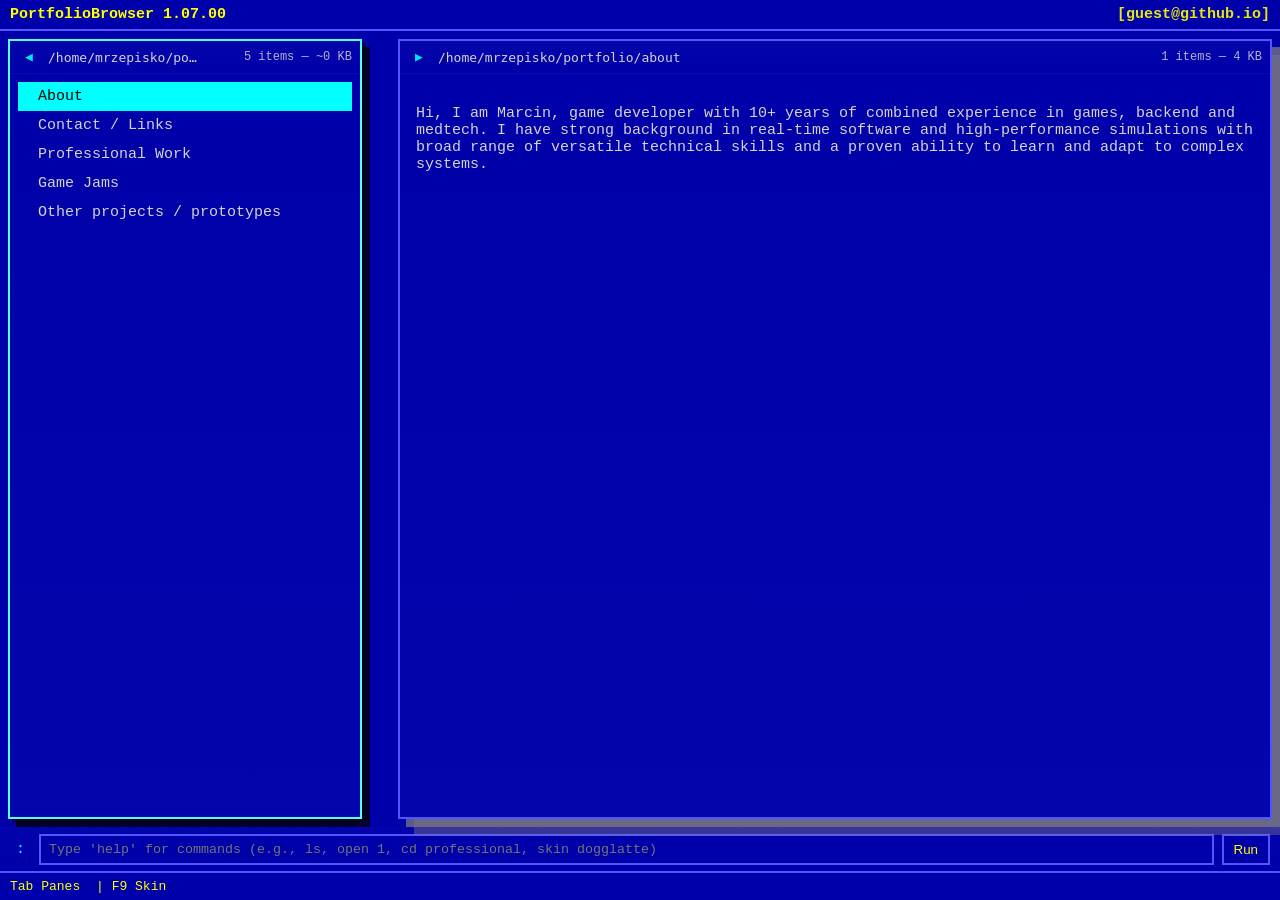
<file: index.html>
<!DOCTYPE html>
<html lang="en">
<head>
  <meta charset="utf-8" />
  <meta name="viewport" content="width=device-width,initial-scale=1" />
  <title>PortfolioBrowser 1.07.00</title>

  <link rel="stylesheet" href="style.css">
    <link rel="stylesheet" href="skins.css">
</head>
<body class="skin-classic">
      <script>
    const skin = localStorage.getItem('skin');
    console.log(skin);
    if (skin) {
        document.body.className = `skin-${skin}`;
    }
    </script>

  <div class="header">
    <div class="header-left">PortfolioBrowser 1.07.00</div>
    <div class="header-right">[guest@github.io]</div>
  </div>

  <div class="main">
    <!-- LEFT PANE -->
    <div class="pane left focus" id="sections-pane" data-pane="left">
      <div class="pane-header">
        <span class="dir-arrow left-arrow">◀</span>
        <div class="path" id="left-path">/home/mrzepisko/</div>
        <div class="pane-stats" id="left-stats">0 items — ~0 KB</div>
      </div>
      <div class="pane-body" id="sections">
        <!-- sections rendered here -->
      </div>
    </div>

    <!-- Decorative central arrows -->
    <div class="pane-center-arrows" aria-hidden="true">
      <div class="arrow-line"></div>
    </div>

    <!-- RIGHT PANE -->
    <div class="pane right" id="entries-pane" data-pane="right">
      <div class="pane-header">
        <span class="dir-arrow right-arrow">▶</span>
        <div class="path" id="right-path">/home/mrzepisko/about</div>
        <div class="pane-stats" id="right-stats">0 items — ~0 KB</div>
      </div>
      <div class="pane-body" id="entries">
        <!-- entries rendered here -->
      </div>
    </div>
  </div>

  <!-- command line above footer -->
  <div class="cmdline-wrap">
    <label class="cmd-prompt">:</label>
    <input id="cmdline" class="cmdline" placeholder="Type 'help' for commands (e.g., ls, open 1, cd professional, skin dogglatte)" />
    <button id="cmd-exec" class="cmd-exec">Run</button>
  </div>

    <div class="footer">
    <div class="right-keys">
      <span>Tab Panes</span> | <span id="change-skin">F9 Skin</span>
    </div>
  </div>

  <!-- Popup root -->
  <div id="popup-root" aria-hidden="true"></div>

    <script src="main.js"></script>
</body>
</html>
</file>
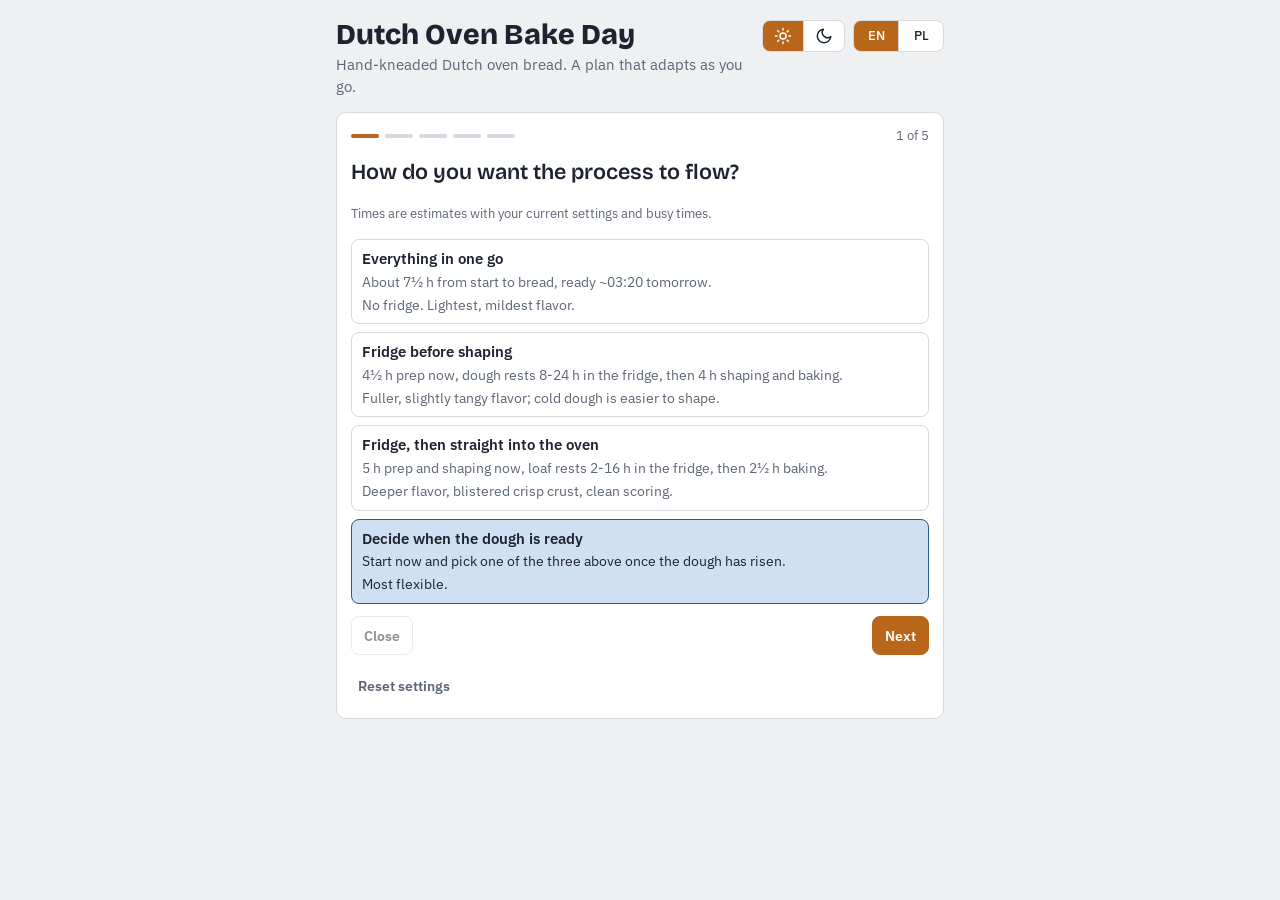
<file: shameless-ai-prototypes/bread/index.html>
<!doctype html>
<html lang="en">
<head>
<meta charset="utf-8">
<meta name="viewport" content="width=device-width,initial-scale=1,viewport-fit=cover">
<meta name="description" content="Dutch oven bread planner with adaptive timeline, fridge options and bake log.">
<link rel="icon" href="data:image/svg+xml,%3Csvg xmlns='http://www.w3.org/2000/svg' viewBox='0 0 64 64'%3E%3Cellipse cx='32' cy='38' rx='26' ry='18' fill='%23b8661a'/%3E%3Cpath d='M18 32q14-10 28 0' stroke='%23f6e6d4' stroke-width='4' fill='none' stroke-linecap='round'/%3E%3C/svg%3E">
<title>Dutch Oven Bake Day</title>
<script>{let t;try{t=localStorage.getItem("bread-theme")}catch(e){}document.documentElement.dataset.theme=t||(matchMedia("(prefers-color-scheme:dark)").matches?"dark":"light")}</script>
<link rel="preconnect" href="https://fonts.googleapis.com">
<link rel="preconnect" href="https://fonts.gstatic.com" crossorigin>
<link rel="stylesheet" href="https://fonts.googleapis.com/css2?family=Bricolage+Grotesque:opsz,wght@12..96,600;12..96,800&family=IBM+Plex+Sans:wght@400;500;600&family=IBM+Plex+Mono:wght@500&display=swap">
<style>
/* Layout: setup screens (one question per screen), then one column - summary, status, overview strip, next action, step list, log */
:root{
  color-scheme:light;padding-top:env(safe-area-inset-top,0px);padding-bottom:env(safe-area-inset-bottom,0px);
  --bg:#eef0f2;--surface:#ffffff;--ink:#1d2430;--muted:#5d6675;--line:#d5d9df;
  --accent:#b8661a;--accent-soft:#f6e6d4;--ok:#2f7a4f;--ok-soft:#dcefe3;--warn:#b3261e;--warn-soft:#f8dcd9;--free:#e3e7ee;--on-accent:#ffffff;
  --scrim:rgba(20,26,36,.45);--cold:#cfe0f2;--cold-ink:#2b5d8a;--room:#f1dcc4;--cool:#d4eadb;--busy:#9aa3b0;
  --f-display:"Bricolage Grotesque",ui-sans-serif,system-ui,sans-serif;
  --f-body:"IBM Plex Sans",ui-sans-serif,system-ui,sans-serif;
  --f-mono:"IBM Plex Mono",ui-monospace,Menlo,monospace;
}
:root[data-theme="dark"]{
  --scrim:rgba(0,0,0,.6);--bg:#14181e;--surface:#1c222a;--ink:#e6e9ee;--muted:#9aa3b0;--line:#2e3540;
  --accent:#e59a4f;--accent-soft:#3a2a1a;--ok:#6cc792;--ok-soft:#1b3326;--warn:#f08a80;--warn-soft:#3d1f1d;--free:#232a34;--on-accent:#1a1208;
  --cold:#1f3a55;--cold-ink:#8ec0ec;--room:#4a3420;--cool:#1f3a2a;--busy:#5d6675;color-scheme:dark}
*{box-sizing:border-box}
[hidden]{display:none!important}
body{margin:0;background:var(--bg);color:var(--ink);font-family:var(--f-body);font-size:15px;line-height:1.45}
.top{display:flex;justify-content:space-between;align-items:flex-start;gap:12px}
.top>div{min-width:0}
.topctl{display:flex;align-items:stretch;gap:8px;flex:0 0 auto}
#theme button{display:inline-flex;align-items:center;justify-content:center;min-width:40px;padding:6px 8px}
#theme svg{width:18px;height:18px;display:block}
#lang button{min-width:44px;font-size:.8rem;padding:6px 8px}
#main{display:grid;gap:14px}
.wrap{max-width:640px;margin:0 auto;padding-block:20px 48px;padding-left:max(16px,env(safe-area-inset-left,0px));padding-right:max(16px,env(safe-area-inset-right,0px));display:grid;gap:14px}
h1{font-family:var(--f-display);font-weight:800;font-size:1.8rem;line-height:1.05;margin:0;text-wrap:balance}
h2{font-family:var(--f-display);font-weight:600;font-size:1.35rem;margin:0;text-wrap:balance}
h3{font-family:var(--f-display);font-weight:600;font-size:1.1rem;margin:0}
.sub{color:var(--muted);margin:4px 0 0}
.panel{background:var(--surface);border:1px solid var(--line);border-radius:10px;padding:14px;display:grid;gap:12px}
.lbl{font-size:.72rem;text-transform:uppercase;letter-spacing:.08em;color:var(--muted);font-weight:600}
.hint{font-size:.8rem;color:var(--muted);margin:0}
.row{display:flex;gap:8px;align-items:center;min-width:0;flex-wrap:wrap}
.spread{justify-content:space-between}
.field{display:grid;gap:6px}
.seg{display:flex;flex-wrap:wrap;gap:1px;background:var(--line);border:1px solid var(--line);border-radius:8px;overflow:hidden}
.seg button{flex:1 1 0;min-width:64px;border:0;background:var(--surface);color:var(--ink);font:500 .9rem var(--f-body);padding:9px 6px;cursor:pointer;line-height:1.2}
.seg button small{display:block;font-size:.72rem;color:var(--muted)}
.seg button[aria-pressed="true"]{background:var(--ink);color:var(--surface)}
.seg button[aria-pressed="true"] small{color:var(--surface);opacity:.75}
/* Ink highlights invert with the theme and look identical in both, so the header toggles use the accent */
#theme button[aria-pressed="true"],#lang button[aria-pressed="true"]{background:var(--accent);color:var(--on-accent)}
.seg button:disabled{cursor:default}
.seg button:disabled:not([aria-pressed="true"]){opacity:.45}
input[type=time],input[type=number],select{font:500 1rem var(--f-mono);padding:7px 8px;border:1px solid var(--line);border-radius:8px;background:var(--bg);color:var(--ink);min-width:0}
select{font-family:var(--f-body);font-size:.9rem}
input[type=number]{width:110px}
input[type=range]{width:100%;accent-color:var(--accent)}
textarea{font:400 .95rem var(--f-body);padding:8px 10px;border:1px solid var(--line);border-radius:8px;background:var(--bg);color:var(--ink);width:100%;min-height:70px;resize:vertical}
.switch{display:flex;align-items:center;gap:8px;cursor:pointer;font-weight:600;font-size:.9rem}
.switch input{width:18px;height:18px;accent-color:var(--accent)}
.btn{font:600 .9rem var(--f-body);border:1px solid var(--line);background:var(--surface);color:var(--ink);border-radius:8px;padding:9px 12px;cursor:pointer;white-space:nowrap}
.btn.primary{background:var(--accent);border-color:var(--accent);color:var(--on-accent)}
.btn.outline{background:transparent;border-color:var(--accent);color:var(--accent)}
.btn.ghost{border-color:transparent;background:transparent;color:var(--muted);padding:8px 6px}
.btn:disabled{opacity:.5;cursor:default}
.btn:focus-visible,.seg button:focus-visible,input:focus-visible,select:focus-visible,.choice:focus-visible{outline:2px solid var(--accent);outline-offset:2px}
.help{width:22px;height:22px;border-radius:50%;border:1px solid var(--line);background:var(--surface);color:var(--muted);font:600 .8rem var(--f-body);cursor:pointer;padding:0;line-height:1}
.help[aria-expanded="true"]{background:var(--ink);color:var(--surface);border-color:var(--ink)}
.pop{background:var(--accent-soft);border-radius:8px;padding:10px 12px;font-size:.88rem;display:grid;gap:6px}
.pop ol{display:grid;gap:3px;padding-left:18px;list-style:decimal;margin:0}
.stepper{display:inline-flex;align-items:center;border:1px solid var(--line);border-radius:8px;overflow:hidden}
.stepper button{border:0;background:var(--surface);color:var(--ink);font:600 1.1rem var(--f-body);width:42px;height:40px;cursor:pointer}
.stepper output{font:500 1.05rem var(--f-mono);min-width:72px;text-align:center}
.val{font:500 1rem var(--f-mono);font-variant-numeric:tabular-nums}

/* setup */
.dots{display:flex;gap:6px}
.dots i{width:28px;height:4px;border-radius:2px;background:var(--line)}
.dots i.on{background:var(--accent)}
.q{display:grid;gap:16px}
.qnav{display:flex;justify-content:space-between;gap:8px}
.busyrow{display:grid;grid-template-columns:minmax(0,1fr) auto minmax(0,1fr) auto;gap:6px;align-items:center;padding:8px;background:var(--bg);border-radius:8px}
.busyrow select{grid-column:1/4}
.busyrow .x{grid-row:1/3;grid-column:4}
.busyrow input{width:100%}

/* main */
.summary{display:grid;gap:8px}
.summary .facts{font-size:.9rem;color:var(--muted)}
.summary .facts b{color:var(--ink);font-weight:500}
.edits{display:flex;gap:6px;flex-wrap:wrap}
.edits .btn{padding:6px 10px;font-size:.82rem}
.recipe{display:grid;grid-template-columns:repeat(4,minmax(0,1fr));gap:8px;padding-top:10px;border-top:1px solid var(--line)}
.recipe div{display:grid;gap:2px}
.recipe b{font-family:var(--f-mono);font-size:1.02rem;font-variant-numeric:tabular-nums}
.recipe span{font-size:.74rem;color:var(--muted)}
.status{border-radius:10px;padding:12px 14px;display:grid;gap:4px}
.status.ok{background:var(--ok-soft)}
.status.bad{background:var(--warn-soft)}
.status strong{font-family:var(--f-display);font-size:1.05rem}
.status.ok strong{color:var(--ok)}
.status.bad strong{color:var(--warn)}
.status p{margin:0;font-size:.9rem}
.strip{overflow-x:auto}
.strip svg{display:block;width:100%;min-width:340px;height:auto}
.legend{display:flex;flex-wrap:wrap;gap:6px 12px;font-size:.76rem;color:var(--muted)}
.legend span{display:inline-flex;align-items:center;gap:5px}
.legend i{width:12px;height:10px;border-radius:2px;display:inline-block}
.timer{display:grid;gap:10px}
.phase{font-family:var(--f-display);font-weight:600;font-size:1.1rem}
.clock{font:500 .9rem var(--f-mono);color:var(--muted);font-variant-numeric:tabular-nums}
.count{font:500 2.5rem var(--f-mono);font-variant-numeric:tabular-nums;line-height:1}
.count.over{color:var(--warn)}
.count.open{color:var(--cold-ink)}
.bar{height:8px;background:var(--free);border-radius:99px;overflow:hidden}
.bar i{display:block;height:100%;width:0;background:var(--accent);border-radius:99px}
.action{display:grid;gap:6px;padding:12px;border-radius:8px;background:var(--accent-soft)}
.action .what{font-weight:600}
.action p{margin:0;font-size:.9rem}
.choices{display:grid;gap:8px}
.choice{display:grid;gap:3px;text-align:left;border:1px solid var(--line);background:var(--surface);color:var(--ink);border-radius:8px;padding:10px 12px;cursor:pointer;font:inherit}
.choice b{font-weight:600}
.choice span{font-size:.85rem;color:var(--muted)}
.choice.rec{border-color:var(--accent);box-shadow:inset 3px 0 0 var(--accent)}
.choice .tag{font-size:.66rem;text-transform:uppercase;letter-spacing:.06em;font-weight:600;color:var(--accent)}
ol{list-style:none;margin:0;padding:0;display:grid}
#steps{position:relative}
#steps::before{content:"";position:absolute;left:80px;top:16px;bottom:16px;width:2px;background:var(--line);z-index:1}
li.step{display:grid;grid-template-columns:62px 18px minmax(0,1fr);gap:10px;padding:11px 0}
.rail{position:relative;z-index:2}
.rail i{display:block;width:12px;height:12px;margin:5px auto 0;border-radius:50%;border:2px solid var(--muted);background:var(--surface)}
li.done .rail i{background:var(--muted)}
li.next .rail i{width:16px;height:16px;margin-top:3px;border:3px solid var(--accent)}
li.current .rail i,li.running .rail i{background:var(--accent);border-color:var(--accent)}
li.future .t{color:var(--muted)}
li.future .name{color:var(--muted)}
li.future .rail i{border-color:var(--line)}
.tedit{display:flex;gap:8px;align-items:center;flex-wrap:wrap;padding:8px;background:var(--bg);border-radius:8px}
.tedit input{min-width:118px}
.t{font:500 1.02rem var(--f-mono);font-variant-numeric:tabular-nums;padding-top:1px}
.t small{display:block;font-size:.68rem;color:var(--muted);font-family:var(--f-body)}
.body{min-width:0;display:grid;gap:4px}
.name{font-weight:600;display:flex;gap:6px;align-items:center;flex-wrap:wrap}
.desc{color:var(--muted);font-size:.87rem;margin:0}
.chip{font-size:.66rem;text-transform:uppercase;letter-spacing:.06em;padding:2px 7px;border-radius:99px;font-weight:600}
.chip.cur{background:var(--ink);color:var(--surface)}
.chip.nxt{background:var(--accent);color:var(--on-accent)}
.chip.done{background:var(--ok-soft);color:var(--ok)}
.chip.late{background:var(--warn-soft);color:var(--warn)}
.chip.dec{background:var(--cold);color:var(--cold-ink)}
.chip.opt{background:transparent;color:var(--ink);border:1px dashed var(--muted)}
li.done .name,li.done .t{opacity:.55}
li.done .desc{display:none}
li.fold:not(.future){opacity:.85}
li.next{margin:0 -10px;padding-left:10px;padding-right:10px;border-radius:8px;background:var(--accent-soft);box-shadow:inset 3px 0 0 var(--accent)}
li.current{margin:0 -10px;padding-left:10px;padding-right:10px;border-radius:8px;background:var(--free)}
li.current .name,li.current .t{opacity:1}
.acts{display:flex;gap:8px;margin-top:2px;flex-wrap:wrap}
.acts:empty{display:none}
.acts .btn{padding:5px 9px;font-size:.8rem}
li.fork{display:grid;gap:6px;padding:6px 0 12px 100px;position:relative;z-index:2;background:var(--surface)}
li.overdue{margin:0 -10px;padding-left:10px;padding-right:10px;border-radius:8px;background:var(--warn-soft);box-shadow:inset 3px 0 0 var(--warn)}
li.overdue .rail i{background:var(--warn);border-color:var(--warn)}
li.overdue .desc{color:var(--ink)}
.chip.over{background:var(--warn);color:var(--surface)}
#action{display:grid;gap:8px}
.action.overdue{background:var(--warn-soft)}
.action.overdue .what{color:var(--warn)}
.overitem{display:grid;gap:4px;padding-top:8px;border-top:1px solid var(--line)}
.warnline{color:var(--warn);font-weight:600}
.sr{position:absolute;width:1px;height:1px;overflow:hidden;clip-path:inset(50%);white-space:nowrap}
.forkopts{display:grid;gap:8px}
.forkopts .choice{padding:8px 10px}
.forkopts .choice:disabled{cursor:default;opacity:.6}
.forkopts .choice[aria-pressed="true"]{background:var(--cold);border-color:var(--cold-ink)}
.forkopts .choice[aria-pressed="true"] span{color:var(--ink)}
li.gap{display:block;position:relative;z-index:2;padding:9px 12px 9px 100px;margin:4px 0;border-radius:8px;font-size:.85rem;text-align:left;background:var(--cold);color:var(--cold-ink);font-weight:600}
@media (max-width:420px){li.fork{padding-left:0}}
.modal{position:fixed;inset:0;z-index:30;background:var(--scrim);display:flex;align-items:flex-end;justify-content:center;padding:16px max(16px,env(safe-area-inset-right,0px)) max(16px,env(safe-area-inset-bottom,0px)) max(16px,env(safe-area-inset-left,0px))}
.sheet{background:var(--surface);color:var(--ink);border-radius:12px;padding:16px;width:100%;max-width:520px;max-height:100%;overflow:auto;display:grid;gap:12px}
@media (min-width:600px){.modal{align-items:center}}
.log-head{display:flex;justify-content:space-between;align-items:baseline;gap:8px;flex-wrap:wrap}
.logform{display:grid;gap:8px;padding:12px;background:var(--bg);border-radius:8px}
.entry{display:grid;gap:3px;padding:12px 0;border-top:1px solid var(--line)}
.entry:first-child{border-top:0}
.e-top{display:flex;justify-content:space-between;gap:8px;align-items:baseline}
.rate{display:inline-flex;gap:3px}
.rate i{width:9px;height:9px;border-radius:50%;background:var(--line)}
.rate i.on{background:var(--accent)}
.e-meta{font-size:.84rem;color:var(--muted);font-variant-numeric:tabular-nums}
.e-notes{margin:2px 0 0;font-size:.9rem;white-space:pre-wrap;overflow-wrap:anywhere}
.empty{color:var(--muted);font-size:.9rem;margin:0}
.foot{display:flex;justify-content:space-between;gap:8px;flex-wrap:wrap;color:var(--muted);font-size:.8rem;align-items:center}
@media (max-width:420px){.recipe{grid-template-columns:repeat(2,minmax(0,1fr))}.count{font-size:2.1rem}}
@media (prefers-reduced-motion:no-preference){.bar i{transition:width .9s linear}}
</style>

</head>
<body>
<div class="modal" id="flowModal" hidden>
  <div class="sheet" role="dialog" aria-modal="true" aria-labelledby="fmTitle">
    <h3 id="fmTitle" data-pl="Ciasto gotowe. Jak kontynuujesz?">Dough is ready. How do you continue?</h3>
    <div class="forkopts" id="fmOpts"></div>
    <div class="row spread"><button class="btn" id="fmCancel" data-pl="Anuluj">Cancel</button><button class="btn primary" id="fmGo" data-pl="Dalej">Continue</button></div>
  </div>
</div>
<div class="modal" id="restoreModal" hidden>
  <div class="sheet" role="dialog" aria-modal="true" aria-labelledby="rmTitle" aria-describedby="rmText">
    <h3 id="rmTitle" data-pl="Przywrócić poprzednią sesję?">Restore your previous session?</h3>
    <p class="hint" id="rmText"></p>
    <div class="row spread"><button class="btn" id="rmFresh" data-pl="Zacznij od nowa">Start fresh</button><button class="btn primary" id="rmKeep" data-pl="Przywróć">Restore</button></div>
  </div>
</div>
<div class="wrap">
  <header class="top">
    <div>
      <h1 data-pl="Chleb z żeliwnego garnka">Dutch Oven Bake Day</h1>
      <p class="sub" data-pl="Chleb wyrabiany ręcznie, pieczony w garnku. Plan, który dopasowuje się na bieżąco.">Hand-kneaded Dutch oven bread. A plan that adapts as you go.</p>
    </div>
    <div class="topctl">
      <div class="seg" id="theme" role="group" aria-label="Theme" data-pl-aria="Motyw"><button data-v="light" type="button"><svg viewBox="0 0 24 24" fill="none" stroke="currentColor" stroke-width="2" stroke-linecap="round" stroke-linejoin="round" aria-hidden="true"><circle cx="12" cy="12" r="4"/><path d="M12 2v2M12 20v2M4.9 4.9l1.4 1.4M17.7 17.7l1.4 1.4M2 12h2M20 12h2M4.9 19.1l1.4-1.4M17.7 6.3l1.4-1.4"/></svg></button><button data-v="dark" type="button"><svg viewBox="0 0 24 24" fill="none" stroke="currentColor" stroke-width="2" stroke-linecap="round" stroke-linejoin="round" aria-hidden="true"><path d="M21 12.8A9 9 0 1 1 11.2 3a7 7 0 0 0 9.8 9.8z"/></svg></button></div>
      <div class="seg" id="lang" role="group" aria-label="Language"><button data-v="en" lang="en">EN</button><button data-v="pl" lang="pl">PL</button></div>
    </div>
  </header>

  <section class="panel" id="setup" hidden>
    <div class="row spread"><div class="dots" id="dots"></div><span class="hint" id="qnum"></span></div>

    <div class="q" data-q="0">
      <h2 data-pl="Jak ma przebiegać proces?">How do you want the process to flow?</h2>
      <p class="hint" data-pl="Czasy są szacunkowe, liczone z obecnych ustawień i zajętych godzin.">Times are estimates with your current settings and busy times.</p>
      <div class="forkopts" id="flowOpts"></div>
    </div>

    <div class="q" data-q="1" hidden>
      <h2 data-pl="Co masz?">What do you have?</h2>
      <div class="field"><label class="lbl" for="flour" data-pl="Mąka">Flour</label>
        <div class="row"><input type="number" id="flour" min="250" max="3000" step="50" inputmode="numeric"><span class="hint" data-pl="gramów mąki">grams of flour</span></div>
        <p class="hint" id="loafHint"></p></div>
      <div class="field"><label class="lbl" for="protein" data-pl="Białko">Protein</label>
        <div class="row"><input type="number" id="protein" min="7" max="16" step="0.5" inputmode="decimal"><span class="hint" data-pl="g na 100 g, z etykiety mąki">g per 100 g, from the flour label</span></div>
        <p class="hint" id="proteinHint"></p></div>
      <div class="field">
        <div class="row"><span class="lbl" data-pl="Drożdże">Yeast</span><button class="help" id="helpBtn" aria-expanded="false" aria-controls="helpPop" aria-label="How to activate this yeast" data-pl-aria="Jak aktywować te drożdże">?</button></div>
        <div class="seg" id="ytype"><button data-v="instant">Instant</button><button data-v="dry" data-pl="Suche aktywne">Active dry</button><button data-v="fresh" data-pl="Świeże">Fresh</button></div>
        <div class="pop" id="helpPop" hidden></div>
      </div>
      <div class="field"><span class="lbl" data-pl="Temperatura w kuchni">Kitchen temperature</span>
        <div class="row"><div class="stepper"><button id="tDown" aria-label="Colder" data-pl-aria="Chłodniej">-</button><output id="tempVal">22 °C</output><button id="tUp" aria-label="Warmer" data-pl-aria="Cieplej">+</button></div><span class="hint" data-pl="Podaj środek zakresu.">Use the middle of your range.</span></div></div>
    </div>

    <div class="q" data-q="2" hidden>
      <h2 data-pl="Jaki ma wyjść?">How should it turn out?</h2>
      <div class="field"><div class="row spread"><span class="lbl" data-pl="Ciasto">Dough</span><span class="val" id="hydVal">70%</span></div>
        <div class="seg" id="hydPreset"><button data-v="65"><span data-pl="Łatwe">Easy</span><small>65%</small></button><button data-v="70"><span data-pl="Standard">Standard</span><small>70%</small></button><button data-v="75"><span data-pl="Dziurawy miękisz">Open crumb</span><small>75%</small></button></div>
        <input type="range" id="hyd" min="60" max="80" step="1" aria-label="Hydration" data-pl-aria="Hydratacja">
        <p class="hint" id="hydHint"></p>
        <div class="row"><span class="hint" id="hydRec"></span><button class="btn ghost" id="hydUse" data-pl="Użyj">Use it</button></div></div>
      <div class="field"><div class="row spread"><span class="lbl" data-pl="Sól">Salt</span><span class="val" id="saltVal">2.0%</span></div>
        <div class="seg" id="saltPreset"><button data-v="2"><span data-pl="Standard">Standard</span><small>2%</small></button><button data-v="1.2"><span data-pl="Dla malucha">Toddler</span><small>1.2%</small></button></div>
        <input type="range" id="salt" min="0.8" max="2.4" step="0.1" aria-label="Salt" data-pl-aria="Sól">
        <p class="hint" id="saltHint"></p></div>
      <div class="field"><span class="lbl" data-pl="Tempo wyrastania">Rise speed</span>
        <div class="seg" id="speed"></div>
        <p class="hint" data-pl="Auto wybiera najwolniejsze wyrastanie, które mieści się w planie. Wolniej znaczy smaczniej.">Auto picks the slowest rise that fits your plan. Slower tastes better.</p></div>
    </div>

    <div class="q" data-q="3" hidden>
      <h2 data-pl="Kiedy chcesz mieć chleb?">When do you want the bread?</h2>
      <p class="hint" data-pl="Opcjonalne. Bez celu zaczynasz teraz i decydujesz na bieżąco.">Optional. Without a target you start now and decide at each step.</p>
      <div class="seg" id="tgtMode"><button data-v="none" data-pl="Na bieżąco">Decide as I go</button><button data-v="by" data-pl="Gotowy na">Ready by</button></div>
      <div class="field" id="tgtBox">
        <div class="seg" id="tgtDay"><button data-v="0" data-pl="Dziś">Today</button><button data-v="1" data-pl="Jutro">Tomorrow</button><button data-v="2" id="tgtDay2">Day after</button></div>
        <div class="row"><input type="time" id="tgtTime" aria-label="Ready to eat by" data-pl-aria="Gotowy do jedzenia na"><span class="hint" data-pl="gotowy do jedzenia (wystudzony)">ready to eat (cooled)</span></div>
      </div>
    </div>

    <div class="q" data-q="4" hidden>
      <h2 data-pl="Kiedy jesteś zajęty?">When are you busy?</h2>
      <p class="hint" data-pl="Godziny, w których nie możesz zajmować się ciastem. Plan je omija, wykorzystując wyrastanie i lodówkę.">Times you cannot touch the dough. The plan keeps every task out of them, using rises and the fridge.</p>
      <div class="field" id="busyList"></div>
      <div class="row"><button class="btn" id="addBusy" data-pl="Dodaj zajęty czas">Add busy time</button><button class="btn ghost" id="addSleep" data-pl="Dodaj sen 23:00-07:00">Add sleep 23:00-07:00</button></div>
    </div>

    <div class="qnav"><button class="btn" id="qBack">Back</button><div class="row"><button class="btn" id="qCont" hidden>Continue</button><button class="btn primary" id="qNext">Next</button></div></div>
    <div class="row" id="setupReset"></div>
  </section>

  <div id="main" hidden>
    <section class="panel summary">
      <div class="facts" id="facts"></div>
      <div class="edits"><button class="btn" data-edit="0" data-pl="Przebieg">Flow</button><button class="btn" data-edit="1" data-pl="Składniki">Ingredients</button><button class="btn" data-edit="2" data-pl="Ciasto">Dough</button><button class="btn" data-edit="3" data-pl="Cel">Target</button><button class="btn" data-edit="4" data-pl="Zajęte godziny">Busy times</button></div>
      <div class="recipe">
        <div><b id="flourAmt"></b><span id="flourName"></span></div>
        <div><b id="waterAmt"></b><span data-pl="woda ~26 °C (20-30 °C ok)">water ~26 °C (20-30 °C ok)</span></div>
        <div><b id="saltAmt"></b><span data-pl="sól">salt</span></div>
        <div><b id="yeastAmt"></b><span id="yeastName"></span></div>
      </div>
    </section>

    <section class="status" id="status"></section>

    <section class="panel">
      <div class="row spread"><h3 data-pl="Przegląd">Overview</h3><span class="hint" id="span"></span></div>
      <div class="strip" id="strip"></div>
      <div class="legend"><span><i style="background:var(--room)"></i><span data-pl="Wyrastanie">Rising</span></span><span><i style="background:var(--cold)"></i><span data-pl="Lodówka">Fridge</span></span><span><i style="background:var(--accent)"></i><span data-pl="Piekarnik">Oven</span></span><span><i style="background:var(--cool)"></i><span data-pl="Studzenie">Cooling</span></span><span><i style="background:var(--busy);opacity:.5"></i><span data-pl="Zajęty">Busy</span></span><span data-pl="◆ Decyzja">◆ Decision</span></div>
    </section>

    <section class="panel timer">
      <div class="row spread"><div><div class="lbl" data-pl="Teraz">Now</div><div class="phase" id="phase"></div></div><div class="clock" id="clock"></div></div>
      <div><div class="lbl" id="countLbl"></div><div class="count" id="count" role="timer">--:--</div></div>
      <div class="bar"><i id="bar"></i></div>
      <div class="sr" id="liveMsg" aria-live="polite"></div>
      <div id="action"></div>
    </section>

    <section class="panel"><h3 data-pl="Kroki">Steps</h3><ol id="steps"></ol></section>

    <section class="panel">
      <div class="log-head"><h3 data-pl="Dziennik wypieków">Bake log</h3><span class="hint" data-pl="Zapisane tylko w tej przeglądarce">Saved in this browser only</span></div>
      <div class="logform">
        <div class="lbl" data-pl="Oceń ten wypiek">Rate this bake</div>
        <div class="seg" id="rating"><button data-v="1">1</button><button data-v="2">2</button><button data-v="3">3</button><button data-v="4">4</button><button data-v="5">5</button></div>
        <label class="lbl" for="notes" data-pl="Notatki">Notes</label>
        <textarea id="notes" placeholder="Crumb, crust, rise, what you would change next time" data-pl-ph="Miękisz, skórka, wyrastanie, co zmienić następnym razem"></textarea>
        <div class="row spread"><span class="hint" id="logMsg"></span><button class="btn primary" id="saveLog" data-pl="Zapisz wypiek">Save this bake</button></div>
      </div>
      <label class="switch"><input type="checkbox" id="tune"> <span data-pl="Dopasuj czasy wyrastania do mojego dziennika">Adjust rise times from my log</span></label>
      <p class="hint" id="tuneInfo"></p>
      <ol id="logList"></ol>
    </section>

    <div class="foot">
      <span data-pl="Czasy wyrastania są szacunkowe. Decyduje ciasto, nie zegar.">Rise times are estimates. The dough decides, not the clock.</span>
      <span id="resetBox"></span>
    </div>
  </div>
</div>

<script>
/* ---------- language: Polish when the browser prefers it, English otherwise; a manual choice wins ---------- */
const LANG_KEY="bread-lang";
function detectLang(){
  try{const s=localStorage.getItem(LANG_KEY);if(s==="en"||s==="pl")return s}catch(e){}
  const ls=navigator.languages&&navigator.languages.length?navigator.languages:[navigator.language||"en"];
  for(const l of ls){if(/^pl\b/i.test(l))return"pl";if(/^en\b/i.test(l))return"en"}
  return"en";
}
let LANG=detectLang();
const L=(en,pl)=>LANG==="pl"?pl:en;
const LOC=()=>LANG==="pl"?"pl-PL":"en-GB";
// Polish plural: 1 / 2-4 (not 12-14) / everything else
const pf=(n,one,few,many)=>n===1?one:(n%10>=2&&n%10<=4&&(n%100<12||n%100>14))?few:many;
function applyStatic(){
  document.documentElement.lang=LANG;
  document.querySelectorAll("[data-pl]").forEach(el=>{if(el.dataset.en==null)el.dataset.en=el.textContent;el.textContent=LANG==="pl"?el.dataset.pl:el.dataset.en});
  document.querySelectorAll("[data-pl-aria]").forEach(el=>{if(el.dataset.enAria==null)el.dataset.enAria=el.getAttribute("aria-label");el.setAttribute("aria-label",LANG==="pl"?el.dataset.plAria:el.dataset.enAria)});
  document.querySelectorAll("[data-pl-ph]").forEach(el=>{if(el.dataset.enPh==null)el.dataset.enPh=el.placeholder;el.placeholder=LANG==="pl"?el.dataset.plPh:el.dataset.enPh});
  document.querySelectorAll("#lang button").forEach(b=>b.setAttribute("aria-pressed",String(b.dataset.v===LANG)));
  renderTheme();
}
/* ---------- theme: follows the system until the toggle is used; a manual choice wins ---------- */
const THEME_KEY="bread-theme",darkQ=matchMedia("(prefers-color-scheme:dark)");
function renderTheme(){
  const cur=document.documentElement.dataset.theme;
  document.querySelectorAll("#theme button").forEach(b=>{
    const light=b.dataset.v==="light",l=light?L("Light mode","Tryb jasny"):L("Dark mode","Tryb ciemny");
    b.setAttribute("aria-label",l);b.title=l;b.setAttribute("aria-pressed",String(b.dataset.v===cur));
  });
}
document.getElementById("theme").addEventListener("click",e=>{
  const b=e.target.closest("button");if(!b)return;
  document.documentElement.dataset.theme=b.dataset.v;
  try{localStorage.setItem(THEME_KEY,b.dataset.v)}catch(err){}
  renderTheme();
});
darkQ.addEventListener("change",e=>{
  let saved;try{saved=localStorage.getItem(THEME_KEY)}catch(err){}
  if(!saved){document.documentElement.dataset.theme=e.matches?"dark":"light";renderTheme()}
});

/* ---------- Planner engine: absolute timestamps, phase ranges, two fridge decision points ---------- */
const MIN=60000, H=60*MIN;
const BULK={2:225,3:180,4:150,7:95}, ROOM_PROOF={2:75,3:65,4:55,7:45};
const SPEEDS=[2,3,4,7];
const speedName=g=>({2:L("Slow","Wolno"),3:L("Medium","Średnio"),4:L("Fast","Szybko"),7:L("Express","Ekspres")})[g];
const YEAST_PEN={2:0,3:20,4:40,7:110};
const FR_BULK=[8*60,24*60], FR_SHAPED=[2*60,16*60], FR_IDEAL={bulk:12*60,shaped:10*60};
const MAX_LOAF_FLOUR=650;
const YT={instant:{k:1},dry:{k:1.33},fresh:{k:3}};
const ytt=type=>({
  instant:{name:L("instant yeast","drożdże instant"),how:L("No activation needed.","Nie wymagają aktywacji."),
    steps:[L("Stir it straight into the mixing water (or the flour).","Wsyp prosto do wody (albo do mąki)."),L("Mix as normal.","Mieszaj normalnie.")]},
  dry:{name:L("active dry yeast","drożdże suche aktywne"),how:L("Needs 10 min of activation before mixing.","Wymagają 10 min aktywacji przed mieszaniem."),
    steps:[L("Take 50 g of the recipe water at about 35 °C (30-40 °C ok), add a pinch of sugar (optional, makes the foam show faster).","Weź 50 g wody z przepisu o temperaturze około 35 °C (30-40 °C ok), dodaj szczyptę cukru (opcjonalnie, piana pojawi się szybciej)."),
      L("Stir in the yeast, wait 10 min until foamy.","Wmieszaj drożdże, odczekaj 10 min, aż się spienią."),
      L("No foam means dead yeast - stop here.","Brak piany oznacza martwe drożdże - przerwij."),
      L("Add the rest of the water at about 24 °C (20-28 °C ok).","Dodaj resztę wody o temperaturze około 24 °C (20-28 °C ok).")]},
  fresh:{name:L("fresh yeast","drożdże świeże"),how:L("Dissolve it, no waiting and no sugar needed.","Rozpuść je, bez czekania i bez cukru."),
    steps:[L("Check it first: creamy beige, crumbly, mild smell. Mold or dark patches - discard.","Najpierw sprawdź: kremowo-beżowe, kruche, łagodny zapach. Pleśń lub ciemne plamy - wyrzuć."),
      L("Crumble it into the mixing water and stir until fully dissolved.","Rozkrusz do wody i mieszaj, aż całkiem się rozpuszczą."),
      L("Keep it away from direct contact with salt.","Nie dopuść do bezpośredniego kontaktu z solą.")]}
})[type];
const NOW=()=>Date.now();

const C=()=>S.cfg, R=()=>S.run;
const r1=v=>Math.round(v*10)/10;
const yG=lvl=>r1(lvl*YT[C().ytype].k*C().flour/500);
const water=()=>Math.round(C().flour*C().hyd/100);
const saltG=()=>r1(C().flour*C().salt/100);
const loaves=()=>Math.max(1,Math.ceil(C().flour/MAX_LOAF_FLOUR));
const doughW=()=>C().flour+water()+saltG();
const tf=()=>Math.min(1.6,Math.max(.5,1-0.08*(C().temp-22)));
let LOG=[];
const timedBakes=()=>LOG.filter(e=>e.bulkAct>0);
function tuneFactor(){
  if(!C().tune)return 1;
  const xs=timedBakes().map(e=>e.bulkAct/e.bulkBase);
  return xs.length?Math.min(1.6,Math.max(.6,xs.reduce((a,b)=>a+b,0)/xs.length)):1;
}
const bulkIdeal=y=>BULK[y]*tf()*tuneFactor();
const proofIdeal=y=>ROOM_PROOF[y]*tf()*tuneFactor();
const r5=t=>Math.round(t/(5*MIN))*5*MIN;
const started=()=>Object.keys(R().done).length>0||Object.keys(R().st).length>0;
// Steps with real hands-on work get Start + Done; minutes of work each
const WORK={mix:5,knead:10,f1:2,f2:2,f3:2,preshape:3,bulkOut:5,shape:10};
const dayStart=t=>{const d=new Date(t);d.setHours(0,0,0,0);return d.getTime()};

function busyIntervals(){
  const out=[],today=dayStart(NOW());
  for(const b of C().busy){
    if(b.from==null||b.to==null)continue;
    const days=b.day==null?[-1,0,1,2,3].map(k=>today+k*24*H):[b.day];
    for(const d0 of days){
      // dayStart of a later date is safe across DST; adding 24h is close enough for this purpose
      const a=d0+b.from*MIN;let z=d0+b.to*MIN;if(z<=a)z+=24*H;out.push([a,z]);
    }
  }
  return out;
}
let BUSY=[];
// True when any part of a task, from its start through its work time, falls in a busy time
const hitsBusy=(t,id)=>BUSY.some(([a,z])=>t<z-30000&&t+(WORK[id]||0)*MIN>a+30000);

// Build one projected plan for a set of choices. Completed and started steps keep their times.
function plan(o){
  const dn=R().done,nowT=NOW(),y=o.yeast,dry=C().ytype==="dry",n=loaves(),live=started();
  const bI=bulkIdeal(y),pI=proofIdeal(y);
  const ev=[],T={};let prev=null;
  const c5=v=>Math.ceil(v/(5*MIN))*5*MIN;
  const put=(id,name,gap,ref,x={})=>{
    const base=ref===undefined?prev:ref;let t,due;
    const W=(WORK[id]||0)*MIN,st=R().st[id];
    // A step's time is when it begins; its successors count from there, work time included
    if(dn[id]!=null)t=R().as[id]?dn[id]:st!=null?Math.max(st,dn[id]-W):dn[id]-W;
    else if(st!=null)t=st;
    // Once a bake runs, a missed step keeps its due time (see advance). Only the start and gates wait for the user.
    else{due=c5(base==null?o.start:T[base]+gap*MIN);t=due;if(t<nowT&&!x.fold&&!x.end&&(!live||x.gate))t=c5(nowT)}
    T[id]=t;const e={id,name,t,due:due??t,i:ev.length,...x};ev.push(e);if(!x.side)prev=id;return e;
  };
  if(dry)put("act",L("Activate yeast","Aktywuj drożdże"),0,null,{hands:1,k:"room",phase:L("Yeast activating","Drożdże się aktywują")});
  put("mix",L("Mix","Wymieszaj"),dry?10:0,dry?"act":null,{hands:1,k:"room",phase:L("Resting after mixing","Odpoczynek po wymieszaniu")});
  put("knead",L("Salt and knead","Sól i wyrabianie"),20,"mix",{hands:1,k:"room",phase:L("Bulk rise","Pierwsze wyrastanie")});
  const fg=bI>=200?30:20;
  const bulkT=10+bI*o.sb;
  for(let k=1;k<=3;k++){
    const gap=10+k*fg;
    if(gap<bulkT-15)put("f"+k,L("Fold ","Składanie ")+k,gap,"knead",{side:1,fold:1});
  }
  const bulk=put("bulk",L("Dough risen","Ciasto wyrosło"),bulkT,"knead",{hands:1,k:"room",gate:1,decision:"d1",min:r5(T.knead+(10+bI*.75)*MIN),max:r5(T.knead+(10+bI*1.35)*MIN)});
  let bench=15,proofF=1;
  if(o.d1.t==="fridge"){
    bulk.phase=L("Bulk in the fridge","Ciasto w lodówce");bulk.k="cold";
    put("bulkOut",L("Take out, preshape","Wyjmij, wstępnie uformuj"),o.d1.dur,"bulk",{hands:1,k:"room",phase:L("Bench rest (cold dough)","Odpoczynek na blacie (zimne ciasto)"),flex:1,gate:1,min:r5(T.bulk+FR_BULK[0]*MIN),max:r5(T.bulk+FR_BULK[1]*MIN)});
    bench=30;proofF=1.4;
  }else{
    bench=20;bulk.phase=L("Ready to preshape","Gotowe do wstępnego formowania");
    put("preshape",L("Preshape","Wstępne formowanie"),1,undefined,{hands:1,k:"room",phase:L("Bench rest","Odpoczynek na blacie")});
  }
  const sh=put("shape",L("Shape","Formowanie"),bench,undefined,{hands:1,k:"room"});
  const cold=o.d2.t==="fridge",lidOn=cold?25:20;
  if(cold){
    sh.phase=L("Counter proof","Garowanie na blacie");
    put("sfr",L("Into the fridge","Do lodówki"),15,undefined,{hands:1,k:"cold",phase:L("Cold proof in the fridge","Garowanie w lodówce")});
    put("preheat",L("Preheat oven","Nagrzej piekarnik"),o.d2.dur-45,"sfr",{hands:1,k:"cold",phase:L("Preheating, loaf still in the fridge","Nagrzewanie, bochenek wciąż w lodówce"),flex:1,gate:1,min:r5(T.sfr+(FR_SHAPED[0]-45)*MIN),max:r5(T.sfr+(FR_SHAPED[1]-45)*MIN)});
  }else{
    const pr=pI*o.sp*proofF;sh.phase=L("Final proof","Garowanie końcowe");
    put("preheat",L("Preheat oven","Nagrzej piekarnik"),Math.max(0,pr-45),undefined,{hands:1,k:"room",phase:L("Final proof, oven preheating","Garowanie, piekarnik się nagrzewa")});
  }
  put("load",cold?(n>1?L("Loaf 1 in, from the fridge","Bochenek 1 z lodówki do garnka"):L("Load from the fridge","Z lodówki do garnka")):(n>1?L("Poke test, loaf 1 in","Test palca, bochenek 1 do garnka"):L("Poke test, load","Test palca, do garnka")),45,undefined,{hands:1,k:"oven",phase:L("Baking, lid on","Pieczenie pod pokrywką")});
  put("lidoff",L("Lid off","Zdejmij pokrywkę"),lidOn,undefined,{hands:1,k:"oven",phase:L("Baking, lid off","Pieczenie bez pokrywki")});
  put("out",n>1?L("Loaf 1 out","Bochenek 1 na kratkę"):L("Out of the oven","Wyjmij z piekarnika"),25,undefined,{hands:1,k:"cool",phase:n>1?L("Cooling, pot reheating","Studzenie, garnek się nagrzewa"):L("Cooling","Studzenie")});
  for(let k=2;k<=n;k++){
    const last=k===n;
    put(`l${k}in`,L(`Loaf ${k} in`,`Bochenek ${k} do garnka`),10,undefined,{hands:1,k:"oven",phase:L("Baking, lid on","Pieczenie pod pokrywką")});
    put(`l${k}off`,L(`Loaf ${k} lid off`,`Bochenek ${k}: zdejmij pokrywkę`),lidOn,undefined,{hands:1,k:"oven",phase:L("Baking, lid off","Pieczenie bez pokrywki")});
    put(`l${k}out`,L(`Loaf ${k} out`,`Bochenek ${k} na kratkę`),25,undefined,{hands:1,k:"cool",phase:last?L("Cooling","Studzenie"):L("Cooling, pot reheating","Studzenie, garnek się nagrzewa")});
  }
  put("cut",n>1?L("Loaf 1 ready to eat","Bochenek 1 gotowy do jedzenia"):L("Ready to eat","Gotowy do jedzenia"),60,"out",{side:1,end:1});
  ev.sort((a,b)=>a.t-b.t||a.i-b.i);
  const clash=ev.filter(e=>e.hands&&dn[e.id]==null&&R().st[e.id]==null&&hitsBusy(e.t,e.id));
  return{ev,T,o,clash,ready:T.cut,cold};
}

function score(p){
  const cfg=C(),o=p.o;let sc=p.clash.length*1000;
  if(cfg.target){const d=(p.ready-cfg.target)/MIN;sc+=d>0?d*5:-d*.3}
  // Without a target, starting now is the default: a later start must buy something real
  else sc+=(p.ready-NOW())/MIN*.1+(started()?0:(p.T[C().ytype==="dry"?"act":"mix"]-NOW())/MIN*.25);
  if(!started()&&cfg.speed==="auto")sc+=YEAST_PEN[o.yeast];
  if(o.d1.t==="fridge"&&!R().d1)sc+=40+Math.abs(o.d1.dur-FR_IDEAL.bulk)*.02;
  if(o.d2.t==="fridge"&&!R().d2)sc+=25+Math.abs(o.d2.dur-FR_IDEAL.shaped)*.02;
  sc+=Math.abs(o.sb-1)*100+Math.abs(o.sp-1)*100;
  return sc;
}

function grid(a,b,step){const r=[];for(let x=a;x<=b;x+=step)r.push(x);return r}

// Search choices that are still open. force = {d1:"shape"|"fridge", d2:...} restricts one decision.
function best(force={}){
  const r=R(),dn=r.done,cfg=C(),nowT=NOW(),st=started();
  const needStartSearch=!st&&(cfg.target||cfg.busy.length);
  const maxStart=cfg.target?Math.min(72*60,Math.max(16*60,(cfg.target-nowT)/MIN)):16*60;
  const starts=st?[nowT]:needStartSearch?grid(0,maxStart,60).map(m=>nowT+m*MIN):[nowT];
  const yeasts=st?[r.yeast]:cfg.speed==="auto"?[2,3,4,7]:[+cfg.speed];
  const opts=(key,fr,step)=>{
    const chosen=r[key],f=force[key];
    if(chosen==="shape"||chosen==="proof")return[{t:chosen}];
    const fridge=grid(fr[0],fr[1],step).map(d=>({t:"fridge",dur:d}));
    if(chosen==="fridge")return fridge;
    if(f==="fridge")return fridge;
    const plain={t:key==="d1"?"shape":"proof"};
    return f?[plain]:[plain,...fridge];
  };
  const d1s=opts("d1",FR_BULK,120),d2s=opts("d2",FR_SHAPED,60);
  let top=null;
  const tryO=o=>{const p=plan(o),s=score(p);if(!top||s<top.s)top={p,s};};
  for(const start of starts)for(const yeast of yeasts)for(const d1 of d1s)for(const d2 of d2s){if(d1.t==="fridge"&&d2.t==="fridge"&&R().d2!=="fridge")continue;tryO({start,yeast,sb:1,sp:1,d1,d2})}
  // Local refinement around the winner: finer start/fridge steps, then rise stretch within range
  const b=top.p.o;
  const near=(v,span,step,lo,hi)=>grid(-span,span,step).map(d=>v+d).filter(x=>x>=lo&&x<=hi);
  const st2=st?[b.start]:near(b.start,30*MIN,15*MIN,nowT,Infinity);
  const n1=b.d1.t==="fridge"&&r.d1!=="shape"?near(b.d1.dur,60,30,FR_BULK[0],FR_BULK[1]).map(d=>({t:"fridge",dur:d})):[b.d1];
  const n2=b.d2.t==="fridge"&&r.d2!=="proof"?near(b.d2.dur,45,15,FR_SHAPED[0],FR_SHAPED[1]).map(d=>({t:"fridge",dur:d})):[b.d2];
  const sbs=dn.bulk!=null?[1]:[.85,1,1.15],sps=dn.load!=null?[1]:[.85,1,1.15];
  for(const start of st2)for(const d1 of n1)for(const d2 of n2)if(!(d1.t==="fridge"&&d2.t==="fridge"&&R().d2!=="fridge"))for(const sb of sbs)for(const sp of sps)tryO({start,yeast:b.yeast,sb,sp,d1,d2});
  return top.p;
}


const KEY="bread-planner-v3",LOG_KEY="bread-bake-log-v1",VISIT_KEY="bread-last-visit",VISIT_STALE=24*H;
const defCfg={flow:"later",protein:12,flour:500,ytype:"instant",temp:22,hyd:70,salt:2,speed:"auto",target:null,busy:[],tune:false};
let S=load();
function fresh(){return{cfg:{...defCfg},setup:{done:false,step:0},run:{done:{},st:{},as:{},auto:{},d1:null,d2:null,yeast:null,skip:{},logId:null},ui:{pv:{route:null}},draft:{rating:0,notes:""}}}
function load(){try{const s=JSON.parse(localStorage.getItem(KEY));if(s)return s}catch(e){}return fresh()}
function save(){try{localStorage.setItem(KEY,JSON.stringify(S))}catch(e){}}
const $=id=>document.getElementById(id);
const pad=n=>String(n).padStart(2,"0");
const fmt=t=>{const d=new Date(t);return pad(d.getHours())+":"+pad(d.getMinutes())};
const fmtM=m=>pad(Math.floor(m/60))+":"+pad(m%60);
const parseM=v=>{const[h,m]=v.split(":").map(Number);return h*60+m};
const wd=(t,form="short")=>new Date(t).toLocaleDateString(LOC(),{weekday:form}).replace(/\.$/,"");
function dayLbl(t){const k=Math.round((dayStart(t)-dayStart(NOW()))/(24*H));return k===0?"":k===1?L("tomorrow","jutro"):k===-1?L("yesterday","wczoraj"):wd(t)}
const when=t=>{const d=dayLbl(t);return fmt(t)+(d?" "+d:"")};
const dur=ms=>{const m=Math.round(Math.abs(ms)/MIN),h=Math.floor(m/60),r=m%60;return h?`${h} h${r?` ${r} min`:""}`:`${r} min`};
const clock=ms=>{const s=Math.max(0,Math.round(ms/1000)),h=Math.floor(s/3600),m=Math.floor(s%3600/60),x=s%60;return h?`${h}:${pad(m)}:${pad(x)}`:`${pad(m)}:${pad(x)}`};
const esc=t=>String(t).replace(/[&<>"']/g,c=>({"&":"&amp;","<":"&lt;",">":"&gt;",'"':"&quot;","'":"&#39;"}[c]));
const num=(v,d)=>{const s=d==null?String(v):Number(v).toFixed(d);return LANG==="pl"?s.replace(".",","):s};
const lc=s=>LANG==="pl"?s.charAt(0).toLowerCase()+s.slice(1):s.toLowerCase();
const nTasks=n=>L(`${n} task${n>1?"s":""}`,`${n} ${pf(n,"zadanie","zadania","zadań")}`);

/* ---------- step descriptions ---------- */
function desc(e,p){
  const c=C(),y=p.o.yeast,ya=num(yG(y))+" g",n=loaves(),w=water(),f=c.flour,pc=Math.round(doughW()/n);
  const divide=n>1?L(`Divide into ${n} pieces of about ${pc} g. `,`Podziel na ${n} części po około ${pc} g. `):"";
  switch(e.id){
    case"act":return L(`Stir ${ya} active dry yeast into 50 g water at about 35 °C (30-40 °C ok). Wait 10 min for foam.`,`Wmieszaj ${ya} drożdży suchych do 50 g wody o temperaturze około 35 °C (30-40 °C ok). Odczekaj 10 min na pianę.`);
    case"mix":return c.ytype==="instant"?L(`Stir ${ya} instant yeast into ${w} g water at about 26 °C (20-30 °C ok), add ${f} g flour, mix until no dry bits. Cover.`,`Wmieszaj ${ya} drożdży instant do ${w} g wody o temperaturze około 26 °C (20-30 °C ok), dodaj ${f} g mąki, mieszaj, aż nie będzie suchych grudek. Przykryj.`)
      :c.ytype==="dry"?L(`Foamy? Add the rest of the water (${w-50} g at about 24 °C), then ${f} g flour. Mix until no dry bits. Cover.`,`Jest piana? Dodaj resztę wody (${w-50} g, około 24 °C), potem ${f} g mąki. Mieszaj, aż nie będzie suchych grudek. Przykryj.`)
      :L(`Crumble ${ya} fresh yeast into ${w} g water at about 26 °C (20-30 °C ok), dissolve, add ${f} g flour, mix until no dry bits. Cover.`,`Rozkrusz ${ya} świeżych drożdży do ${w} g wody o temperaturze około 26 °C (20-30 °C ok), rozpuść, dodaj ${f} g mąki, mieszaj, aż nie będzie suchych grudek. Przykryj.`);
    case"knead":return L(`Add ${num(saltG())} g salt with wet hands. Knead 8-10 min until smooth and elastic. Mark the dough level on the container. Cover.${f>1000?" Knead in two halves if unwieldy.":""}`,`Dodaj ${num(saltG())} g soli mokrymi rękami. Wyrabiaj 8-10 min, aż ciasto będzie gładkie i elastyczne. Zaznacz poziom ciasta na pojemniku. Przykryj.${f>1000?" Przy dużej ilości wyrabiaj w dwóch częściach.":""}`);
    case"f1":case"f2":case"f3":return L("Optional. Stretch one side up and fold it over, quarter turn, repeat 4 times.","Opcjonalne. Rozciągnij jeden bok do góry i złóż na ciasto, obróć o ćwierć, powtórz 4 razy.");
    case"bulk":return L(`About doubled from your mark, domed, bubbly, jiggly. Expected between ${fmt(e.min)} and ${fmt(e.max)}. Then pick one of three ways to go on.`,`Mniej więcej podwojone względem znacznika, wypukłe, z bąblami, drży przy poruszeniu. Spodziewane między ${fmt(e.min)} a ${fmt(e.max)}. Potem wybierz jedną z trzech dróg.`);
    case"bulkOut":return L(`Take the dough out any time between ${when(e.min)} and ${when(e.max)}. ${divide}Preshape cold, rest 30 min.`,`Wyjmij ciasto w dowolnym momencie między ${when(e.min)} a ${when(e.max)}. ${divide}Wstępnie uformuj na zimno, odpoczynek 30 min.`);
    case"preshape":return n>1?L(`Divide into ${n} pieces of about ${pc} g, preshape, then rest 15 min.`,`Podziel na ${n} części po około ${pc} g, wstępnie uformuj, potem odpoczynek 15 min.`):L("Preshape a loose round, then rest 15 min.","Wstępnie uformuj luźną kulę, potem odpoczynek 15 min.");
    case"shape":return L(`Shape tight boule${n>1?"s":""}, seam up in floured towel-lined bowl${n>1?"s":""}.`,`Uformuj ${n>1?"ciasne bochenki":"ciasny bochenek"}, złączeniem do góry, do ${n>1?"misek":"miski"} wyłożonej oprószoną ściereczką.`);
    case"sfr":return L(`Cover tightly and refrigerate. Bake any time between ${when(p.T.sfr+FR_SHAPED[0]*MIN)} and ${when(p.T.sfr+FR_SHAPED[1]*MIN)}.`,`Szczelnie przykryj i wstaw do lodówki. Piecz w dowolnym momencie między ${when(p.T.sfr+FR_SHAPED[0]*MIN)} a ${when(p.T.sfr+FR_SHAPED[1]*MIN)}.`);
    case"preheat":return L(`Pot and lid in the oven, 250 °C for 45 min.${p.cold?" Dough stays in the fridge.":""}`,`Garnek z pokrywką do piekarnika, 250 °C przez 45 min.${p.cold?" Ciasto zostaje w lodówce.":""}`);
    case"load":return p.cold?L("Straight from the fridge: flip onto parchment, score 1 cm deep, into the pot. Lid on 25 min at 250 °C.","Prosto z lodówki: przełóż na papier, natnij na 1 cm, do garnka. 25 min pod pokrywką w 250 °C.")
      :L(`Dent springs back slowly: flip onto parchment, score, into the pot. Lid on 20 min at 250 °C.${n>1?" Other loaves: into the fridge now if not already.":""}`,`Wgłębienie wraca powoli: przełóż na papier, natnij, do garnka. 20 min pod pokrywką w 250 °C.${n>1?" Pozostałe bochenki: teraz do lodówki, jeśli jeszcze tam nie są.":""}`);
    case"lidoff":return L("Drop to 230 °C. Bake until deep brown, about 25 min.","Zmniejsz do 230 °C. Piecz do głębokiego brązu, około 25 min.");
    case"out":return L(`Bottom should sound hollow. Onto a rack.${n>1?" Raise the oven to 250 °C. Lid on, pot back in to reheat 10 min.":""}`,`Spód powinien brzmieć głucho. Na kratkę.${n>1?" Zwiększ piekarnik do 250 °C. Pokrywka na garnek, garnek z powrotem do piekarnika na 10 min.":""}`);
    case"cut":return L("After at least an hour of cooling.","Po co najmniej godzinie studzenia.");
    default:if(/^l\d+in$/.test(e.id))return L(`From the fridge, score, into the hot pot. Lid on ${p.cold?25:20} min at 250 °C.`,`Z lodówki, natnij, do gorącego garnka. ${p.cold?25:20} min pod pokrywką w 250 °C.`);
      if(/off$/.test(e.id))return L("Drop to 230 °C, about 25 min.","Zmniejsz do 230 °C, około 25 min.");
      if(/out$/.test(e.id))return e.id===`l${n}out`?L("Onto a rack.","Na kratkę."):L("Onto a rack. Raise the oven to 250 °C. Lid on, pot back in to reheat 10 min.","Na kratkę. Zwiększ piekarnik do 250 °C. Pokrywka na garnek, garnek z powrotem do piekarnika na 10 min.");
      return"";
  }
}

/* ---------- setup ---------- */
const QN=5;
function showSetup(step){S.setup.step=step;save();$("setup").hidden=false;$("main").hidden=true;renderSetup()}
const hydRec=()=>Math.min(78,Math.max(60,Math.round(70+(C().protein-12)*2)));
function proteinText(){const pr=C().protein;
  return pr<10.5?L("Weak flour: flatter loaf, less water. Keep the dough firm and use the bowl or basket.","Słaba mąka: niższy bochenek, mniej wody. Trzymaj ciasto zwarte i użyj miski lub koszyka.")
    :pr<11.5?L("Medium-strength flour. Fine for a Dutch oven loaf with a bit less water.","Mąka średniej siły. Nadaje się do chleba z garnka przy nieco mniejszej ilości wody.")
    :pr<=13.5?L("Bread flour strength. Good structure and rise.","Siła mąki chlebowej. Dobra struktura i wyrastanie."):L("Very strong flour. Takes more water and longer kneading.","Bardzo mocna mąka. Przyjmie więcej wody i wymaga dłuższego wyrabiania.")}
function renderSetup(){
  const c=C(),q=S.setup.step,st=started();
  document.querySelectorAll("[data-q]").forEach(el=>el.hidden=+el.dataset.q!==q);
  $("dots").innerHTML=[0,1,2,3,4].map(i=>`<i class="${i<=q?"on":""}"></i>`).join("");
  const locked=(st&&(q===1||q===2))||(q===0&&R().d1);
  $("qnum").textContent=L(`${q+1} of ${QN}`,`${q+1} z ${QN}`)+(locked?L(" - locked while baking"," - zablokowane w trakcie pieczenia"):"");
  $("qBack").disabled=q===0&&!S.setup.done;
  $("qBack").textContent=q===0?L("Close","Zamknij"):L("Back","Wstecz");
  // Editing an existing plan: "Ready" jumps back to the timeline, "Continue" walks the next setup step
  $("qNext").textContent=S.setup.done?L("Ready","Gotowe"):q===QN-1?L("Show my plan","Pokaż plan"):L("Next","Dalej");
  $("qCont").hidden=!S.setup.done||q===QN-1;$("qCont").textContent=L("Continue","Dalej");
  sv("flour",c.flour);
  const n=loaves(),g=Math.round(doughW()/n);
  $("loafHint").textContent=n>1?L(`${n} loaves of ~${g} g dough, baked one after another (one pot fits about ${MAX_LOAF_FLOUR} g flour).`,`${n} ${pf(n,"bochenek","bochenki","bochenków")} po ~${g} g ciasta, pieczone po kolei (garnek mieści około ${MAX_LOAF_FLOUR} g mąki).`):L(`One loaf, ~${g} g dough.`,`Jeden bochenek, ~${g} g ciasta.`);
  sv("protein",c.protein);$("proteinHint").textContent=proteinText();$("protein").disabled=st;
  setSeg("ytype",c.ytype);
  const y=ytt(c.ytype);$("helpPop").innerHTML=`<b>${y.name[0].toUpperCase()+y.name.slice(1)}</b><span>${y.how}</span><ol>${y.steps.map(x=>`<li>${x}</li>`).join("")}</ol>`;
  $("tempVal").textContent=c.temp+" °C";
  ["flour","tDown","tUp"].forEach(id=>$(id).disabled=st);
  document.querySelectorAll("#ytype button,#hydPreset button,#speed button").forEach(b=>b.disabled=st);
  document.querySelectorAll("#saltPreset button").forEach(b=>b.disabled=st);
  $("hyd").disabled=st;$("salt").disabled=st;
  $("hydRec").textContent=L(`For ${c.protein} g protein flour, ${hydRec()}% is a good start.`,`Dla mąki z ${num(c.protein)} g białka dobrym startem jest ${hydRec()}%.`);$("hydUse").hidden=c.hyd===hydRec()||st;
  setSeg("hydPreset",c.hyd);sv("hyd",c.hyd);$("hydVal").textContent=c.hyd+"%";
  $("hydHint").textContent=c.hyd<65?L("Stiff dough. Easy to knead, tighter crumb.","Zwarte ciasto. Łatwe w wyrabianiu, drobniejszy miękisz.")
    :c.hyd<=72?L("Comfortable by hand. Open crumb, holds shape well.","Wygodne do pracy ręcznej. Otwarty miękisz, dobrze trzyma kształt.")
    :c.hyd<=76?L("Sticky. Knead with wet hands, lean on the folds.","Lepkie. Wyrabiaj mokrymi rękami, postaw na składanie."):L("Very wet for hand kneading. Expect a flatter loaf.","Bardzo mokre jak na wyrabianie ręczne. Bochenek wyjdzie niższy.");
  setSeg("saltPreset",c.salt);sv("salt",c.salt);$("saltVal").textContent=num(c.salt,1)+"%";
  const p100=num(saltG()/(doughW()*.88)*100,2),sl=Math.round(saltG()/(doughW()*.88)*100*.3/2*100);
  $("saltHint").textContent=L(`About ${p100} g salt per 100 g bread; a 30 g slice is ${sl}% of the 2 g daily limit for ages 1-3.${c.salt<1.5?" Low salt: stickier dough, may rise faster.":""}`,`Około ${p100} g soli na 100 g chleba; kromka 30 g to ${sl}% dziennego limitu 2 g dla dzieci w wieku 1-3 lat.${c.salt<1.5?" Mało soli: ciasto bardziej lepkie, może rosnąć szybciej.":""}`);
  $("speed").innerHTML=[["auto","Auto",""],...SPEEDS.map(g=>[String(g),speedName(g),num(yG(g))+" g"])].map(([v,l,s])=>`<button data-v="${v}"${st?" disabled":""}>${l}${s?`<small>${s}</small>`:""}</button>`).join("");
  setSeg("speed",String(c.speed));
  setSeg("tgtMode",c.target?"by":"none");$("tgtBox").hidden=!c.target;
  if(c.target){const k=Math.round((dayStart(c.target)-dayStart(NOW()))/(24*H));setSeg("tgtDay",String(k));sv("tgtTime",fmt(c.target))}
  $("tgtDay2").textContent=wd(NOW()+2*24*H,"long");
  renderBusy();
  if(q===0)renderFlow();
  $("setupReset").innerHTML=setupResetPlain();
}
const FLOW_NAME=()=>({bake:L("everything in one go","wszystko za jednym razem"),pause:L("fridge before shaping","lodówka przed formowaniem"),loaf:L("fridge after shaping","lodówka po uformowaniu"),later:L("decide when the dough is ready","decyzja, gdy ciasto wyrośnie")});
const effFlow=()=>R().d1?routeOf({d1:{t:R().d1},d2:{t:R().d2}}):C().flow;
const hrs=ms=>{const h=ms/H;return h<1?`${Math.round(ms/MIN)} min`:`${(Math.round(h*2)/2).toString().replace(".5","½")} h`};
function renderFlow(){
  BUSY=busyIntervals();
  const plans={};for(const rt of ROUTES)plans[rt.id]=best({d1:rt.d1,d2:rt.d2});
  const st0=p=>p.T[C().ytype==="dry"?"act":"mix"];
  const b=plans.bake,pz=plans.pause,lf=plans.loaf;
  // Once a route is chosen the other routes have no projected times, so show fixed text
  const lock=!!R().d1,cur=effFlow();
  const opts=[
    ["bake",L("Everything in one go","Wszystko za jednym razem"),lock?L("No fridge stop.","Bez przerwy w lodówce."):L(`About ${hrs(b.ready-st0(b))} from start to bread, ready ~${when(b.ready)}.`,`Około ${hrs(b.ready-st0(b))} od startu do chleba, gotowy ~${when(b.ready)}.`),L("No fridge. Lightest, mildest flavor.","Bez lodówki. Najlżejszy, najłagodniejszy smak.")],
    ["pause",L("Fridge before shaping","Lodówka przed formowaniem"),lock?L("Dough rests 8-24 h in the fridge before shaping.","Ciasto odpoczywa 8-24 h w lodówce przed formowaniem."):L(`${hrs(pz.T.bulk-st0(pz))} prep now, dough rests 8-24 h in the fridge, then ${hrs(pz.ready-pz.T.bulkOut)} shaping and baking.`,`${hrs(pz.T.bulk-st0(pz))} przygotowania teraz, ciasto odpoczywa 8-24 h w lodówce, potem ${hrs(pz.ready-pz.T.bulkOut)} formowania i pieczenia.`),L("Fuller, slightly tangy flavor; cold dough is easier to shape.","Pełniejszy, lekko kwaskowy smak; zimne ciasto łatwiej uformować.")],
    ["loaf",L("Fridge, then straight into the oven","Lodówka, potem prosto do piekarnika"),lock?L("Shaped loaf rests 2-16 h in the fridge before baking.","Uformowany bochenek odpoczywa 2-16 h w lodówce przed pieczeniem."):L(`${hrs(lf.T.sfr-st0(lf))} prep and shaping now, loaf rests 2-16 h in the fridge, then ${hrs(lf.ready-lf.T.preheat)} baking.`,`${hrs(lf.T.sfr-st0(lf))} przygotowania i formowania teraz, bochenek odpoczywa 2-16 h w lodówce, potem ${hrs(lf.ready-lf.T.preheat)} pieczenia.`),L("Deeper flavor, blistered crisp crust, clean scoring.","Głębszy smak, chrupiąca skórka z pęcherzykami, łatwe nacinanie.")],
    ["later",L("Decide when the dough is ready","Zdecyduję, gdy ciasto wyrośnie"),L("Start now and pick one of the three above once the dough has risen.","Zacznij teraz i wybierz jedną z trzech opcji, gdy ciasto wyrośnie."),L("Most flexible.","Najbardziej elastyczne.")]];
  $("flowOpts").innerHTML=opts.map(([v,t,a,b])=>`<button class="choice" data-v="${v}" aria-pressed="${v===cur}"${lock?" disabled":""}><b>${t}</b><span>${a}</span><span>${b}</span></button>`).join("");
}
function renderBusy(){
  const today=dayStart(NOW()),c=C();
  const dayOpt=b=>{const v=b.day==null?"daily":Math.round((b.day-today)/(24*H));
    return[["0",L("Today","Dziś")],["1",L("Tomorrow","Jutro")],["daily",L("Every day","Codziennie")]].map(([k,l])=>`<option value="${k}"${String(v)===k?" selected":""}>${l}</option>`).join("")+(typeof v==="number"&&v<0?`<option selected value="${v}">${L("Past day","Miniony dzień")}</option>`:"")};
  $("busyList").innerHTML=c.busy.length?c.busy.map((b,i)=>`<div class="busyrow" data-i="${i}">
    <input type="time" data-k="from" value="${b.from!=null?fmtM(b.from):""}" aria-label="${L("Busy from","Zajęty od")}"><span class="hint">${L("to","do")}</span><input type="time" data-k="to" value="${b.to!=null?fmtM(b.to):""}" aria-label="${L("Busy until","Zajęty do")}">
    <button class="btn ghost x" data-del="${i}">${L("Remove","Usuń")}</button>
    <select data-k="day" aria-label="${L("Which day","Który dzień")}">${dayOpt(b)}</select></div>`).join(""):`<p class="empty">${L("No busy times. You can add them later.","Brak zajętych godzin. Możesz je dodać później.")}</p>`;
}
function sv(id,v){const el=$(id);if(document.activeElement!==el)el.value=v}
function setSeg(id,v){document.querySelectorAll(`#${id} button`).forEach(b=>b.setAttribute("aria-pressed",String(b.dataset.v===String(v))))}

// Back to defaults: settings, progress and notes go, the bake log and the log-tuning switch stay
function startOver(){
  const tune=C().tune;S=fresh();C().tune=tune;save();
  editing=null;view=null;shown=null;alts={};closeFlow();
  $("resetBox").innerHTML=resetPlain();$("logMsg").textContent=logMsgDefault();
  showSetup(0);
}
const setupResetPlain=()=>`<button class="btn ghost" id="setupResetBtn">${L("Reset settings","Resetuj ustawienia")}</button>`;
$("setupReset").addEventListener("click",e=>{
  const box=$("setupReset");
  if(e.target.id==="setupResetBtn"){
    box.innerHTML=`<span class="hint">${started()?L("Reset all settings and clear bake progress? The bake log stays.","Zresetować ustawienia i wyczyścić postęp wypieku? Dziennik wypieków zostaje."):L("Reset all settings to defaults? The bake log stays.","Przywrócić domyślne ustawienia? Dziennik wypieków zostaje.")}</span><button class="btn primary" id="setupResetYes">${L("Reset","Resetuj")}</button><button class="btn" id="setupResetNo">${L("Keep","Zostaw")}</button>`;
    $("setupResetNo").focus();
  }else if(e.target.id==="setupResetYes"){startOver();$("qNext").focus()}
  else if(e.target.id==="setupResetNo"){box.innerHTML=setupResetPlain();$("setupResetBtn").focus()}
});
$("qNext").onclick=()=>{const q=S.setup.step;if(S.setup.done||q===QN-1){S.setup.done=true;save();showMain()}else{S.setup.step=q+1;save();renderSetup()}};
$("qCont").onclick=()=>{S.setup.step=Math.min(QN-1,S.setup.step+1);save();renderSetup()};
$("qBack").onclick=()=>{const q=S.setup.step;if(q===0){if(S.setup.done)showMain()}else{S.setup.step=q-1;save();renderSetup()}};
const segOn=(id,fn)=>$(id).addEventListener("click",e=>{const b=e.target.closest("button");if(!b||b.disabled)return;fn(b.dataset.v);save();renderSetup()});
$("flowOpts").addEventListener("click",e=>{const b=e.target.closest("button");if(!b||b.disabled)return;C().flow=b.dataset.v;S.ui.pv.route=null;save();renderSetup()});
segOn("ytype",v=>C().ytype=v);
segOn("hydPreset",v=>C().hyd=+v);
segOn("saltPreset",v=>C().salt=+v);
segOn("speed",v=>C().speed=v==="auto"?"auto":+v);
segOn("tgtMode",v=>{if(v==="none")C().target=null;else if(!C().target){C().target=dayStart(NOW())+24*H+10*H}});
segOn("tgtDay",v=>{const m=C().target?(C().target-dayStart(C().target))/MIN:600;C().target=dayStart(NOW())+(+v)*24*H+m*MIN});
$("tgtTime").addEventListener("change",e=>{if(!e.target.value)return;const k=C().target?Math.round((dayStart(C().target)-dayStart(NOW()))/(24*H)):0;C().target=dayStart(NOW())+k*24*H+parseM(e.target.value)*MIN;save();renderSetup()});
// Out-of-range entries snap to the nearest limit, and the field always shows the value in use
$("protein").addEventListener("change",e=>{if(e.target.value!=="")C().protein=Math.round(Math.min(16,Math.max(7,+e.target.value))*2)/2;e.target.value=C().protein;save();renderSetup()});
$("flour").addEventListener("change",e=>{if(e.target.value!=="")C().flour=Math.round(Math.min(3000,Math.max(250,+e.target.value)));e.target.value=C().flour;save();renderSetup()});
$("hydUse").onclick=()=>{C().hyd=hydRec();save();renderSetup()};
$("hyd").addEventListener("input",e=>{C().hyd=+e.target.value;save();renderSetup()});
$("salt").addEventListener("input",e=>{C().salt=+e.target.value;save();renderSetup()});
$("tDown").onclick=()=>{C().temp=Math.max(16,C().temp-1);save();renderSetup()};
$("tUp").onclick=()=>{C().temp=Math.min(30,C().temp+1);save();renderSetup()};
$("helpBtn").onclick=e=>{const p=$("helpPop"),o=p.hidden;p.hidden=!o;e.currentTarget.setAttribute("aria-expanded",String(o))};
$("addBusy").onclick=()=>{C().busy.push({from:18*60,to:20*60,day:dayStart(NOW())});save();renderBusy()};
$("addSleep").onclick=()=>{C().busy.push({from:23*60,to:7*60,day:null});save();renderBusy()};
$("busyList").addEventListener("change",e=>{
  const row=e.target.closest(".busyrow");if(!row)return;const b=C().busy[+row.dataset.i],k=e.target.dataset.k;
  if(k==="day")b.day=e.target.value==="daily"?null:dayStart(NOW())+(+e.target.value)*24*H;
  else if(e.target.value)b[k]=parseM(e.target.value);
  save();
});
$("busyList").addEventListener("click",e=>{const d=e.target.closest("[data-del]");if(!d)return;C().busy.splice(+d.dataset.del,1);save();renderBusy()});

/* ---------- main view ---------- */
let view=null,shown=null,alts={},editing=null;
function showMain(){$("setup").hidden=true;$("main").hidden=false;recompute();renderMain()}
function recompute(){
  BUSY=busyIntervals();
  const fx=fixedRoute();
  view=fx?best({d1:fx.d1,d2:fx.d2}):best();
  const exp=expireFolds(),adv=advance();
  if(exp||adv)view=fx?best({d1:fx.d1,d2:fx.d2}):best();
  const pr=!fx&&S.ui.pv.route&&!R().d1?ROUTES.find(x=>x.id===S.ui.pv.route):null;
  shown=pr&&pr.id!==routeOf(view.o)?best({d1:pr.d1,d2:pr.d2}):view;
  alts={};
  const nx=nextStep(view);
  if(nx&&nx.id==="bulk"&&!R().d1)alts=fx?{key:"go",rt:fx}:decide();
}
// The three ways to go on once the dough has risen
const ROUTES=[{id:"bake",d1:"shape",d2:"proof",pen:0},{id:"loaf",d1:"shape",d2:"fridge",pen:25},{id:"pause",d1:"fridge",d2:"proof",pen:40}];
const rtTitle=rt=>({bake:L("Shape and bake now","Uformuj i piecz teraz"),loaf:L("Shape, then the loaf in the fridge","Uformuj, potem bochenek do lodówki"),pause:L("Pause: dough in the fridge","Pauza: ciasto do lodówki")})[rt.id];
const rtInfo=rt=>({bake:L("No fridge stop. Light, milder flavor.","Bez przerwy w lodówce. Lekki, łagodniejszy smak."),
  loaf:L("Bake any time 2-16 h later, straight from the fridge. Deeper flavor, blistered crisp crust, clean scoring.","Piecz kiedy chcesz, 2-16 h później, prosto z lodówki. Głębszy smak, chrupiąca skórka z pęcherzykami, łatwe nacinanie."),
  pause:L("Stop for 8-24 h and shape later. Fuller, slightly tangy flavor; cold dough is easier to shape.","Przerwa na 8-24 h, formowanie później. Pełniejszy, lekko kwaskowy smak; zimne ciasto łatwiej uformować.")})[rt.id];
const fixedRoute=()=>R().d1?null:ROUTES.find(x=>x.id===C().flow)||null;
const routeOf=o=>o.d1.t==="fridge"?"pause":o.d2.t==="fridge"?"loaf":"bake";
// Project a route as if the dough were ready now. Before the bake starts, use the yeast the current plan would pick.
function simulate(rt){const r=R(),y=r.yeast;if(y==null)r.yeast=(shown||view).o.yeast;r.done.bulk=NOW();r.d1=rt.d1;r.d2=rt.d2;const p=best();delete r.done.bulk;r.d1=null;r.d2=null;r.yeast=y;return p}
function decide(){
  const opts=ROUTES.map(rt=>{const p=simulate(rt);return{rt,p,s:score(p)+rt.pen}});
  return{key:"route",opts,rec:opts.reduce((a,b)=>b.s<a.s?b:a).rt.id};
}
function routeDetail(rt,p){
  const n=NOW();
  if(rt.id==="bake")return L(`Ready to eat ~${when(p.ready)}.`,`Gotowy do jedzenia ~${when(p.ready)}.`);
  if(rt.id==="loaf")return L(`Into the fridge ~${fmt(p.T.sfr)}. Suggested bake ${when(p.T.load)}, ready ~${when(p.ready)}.`,`Do lodówki ~${fmt(p.T.sfr)}. Proponowane pieczenie ${when(p.T.load)}, gotowy ~${when(p.ready)}.`);
  return L(`Take out any time ${when(n+FR_BULK[0]*MIN)} - ${when(n+FR_BULK[1]*MIN)}. Suggested ${when(p.T.bulkOut)}, ready ~${when(p.ready)}.`,`Wyjmij kiedy chcesz, ${when(n+FR_BULK[0]*MIN)} - ${when(n+FR_BULK[1]*MIN)}. Proponowane ${when(p.T.bulkOut)}, gotowy ~${when(p.ready)}.`);
}
const mainList=p=>p.ev.filter(e=>!e.side||e.end);
// Overdue: started or assumed started, not marked done, and past its work time. The plan has moved on from these.
const isOver=e=>{const r=R(),st=r.st[e.id];return!e.side&&r.done[e.id]==null&&st!=null&&(!!r.auto[e.id]||NOW()>st+(WORK[e.id]||1)*MIN)};
const overdue=p=>p.ev.filter(isOver);
const pastWindow=e=>!!e.gate&&R().done[e.id]==null&&R().st[e.id]==null&&NOW()>e.max;
function nextStep(p){return p.ev.find(e=>!e.side&&R().done[e.id]==null&&!isOver(e))}
// A missed step counts as started at its due time, so the plan keeps moving.
// Gates wait: the dough decides when the rise ends and stays in the fridge until taken out.
function advance(){
  const r=R(),n=NOW();if(!started()||!view)return false;
  let ch=false;
  for(const e of view.ev){
    if(e.side||r.done[e.id]!=null||r.st[e.id]!=null)continue;
    if(e.gate||e.t>=n)break;
    r.st[e.id]=e.t;r.auto[e.id]=true;ch=true;
  }
  if(ch)save();return ch;
}
// Folds only come up once the dough is kneaded and rising
// An optional step can still be started for 2 min after its time; after that it counts as skipped
const GRACE=2*MIN;
function expireFolds(){
  const r=R(),n=NOW();if(r.done.knead==null||r.done.bulk!=null||!view)return false;
  let ch=false;
  for(const e of view.ev)if(e.fold&&r.done[e.id]==null&&r.st[e.id]==null&&e.t<=n-GRACE){r.done[e.id]=e.t+GRACE;r.skip[e.id]=true;ch=true}
  if(ch)save();return ch;
}
function nextFold(p){const n=NOW();if(R().done.knead==null)return null;return p.ev.find(e=>e.fold&&R().done[e.id]==null&&!R().skip[e.id]&&!hitsBusy(e.t,e.id)&&(R().st[e.id]!=null||e.t>n-GRACE)&&R().done.bulk==null)}
function upNext(p){const nx=nextStep(p),fd=nextFold(p);return nx&&fd&&fd.t<nx.t?fd:nx}
function lastDone(p){return p.ev.filter(e=>!e.side&&(R().done[e.id]!=null||isOver(e))).pop()}

function renderMain(){
  const c=C(),p=view,y=p.o.yeast;
  const tg=c.target?L(`ready by <b>${when(c.target)}</b>`,`gotowy na <b>${when(c.target)}</b>`):`<b>${L("none","brak")}</b>`;
  const busy=c.busy.filter(b=>b.from!=null).map(b=>`${fmtM(b.from)}-${fmtM(b.to)}${b.day==null?L(" daily"," codziennie"):dayLbl(b.day)?" "+dayLbl(b.day):L(" today"," dziś")}`).join(", ");
  $("flourName").textContent=L(`flour, ${c.protein} g protein`,`mąka, ${c.protein} g białka`);
  $("facts").innerHTML=L(`<b>${c.flour} g</b> flour (${c.protein} g protein)`,`<b>${c.flour} g</b> mąki (${c.protein} g białka)`)+` · <b>${FLOW_NAME()[effFlow()]}</b> · `+L(`<b>${c.hyd}%</b> water · <b>${num(c.salt,1)}%</b> salt`,`<b>${c.hyd}%</b> wody · <b>${num(c.salt,1)}%</b> soli`)
    +` · <b>${ytt(c.ytype).name}</b>${started()||c.speed!=="auto"?"":L(" (auto speed)"," (tempo auto)")} · <b>${c.temp} °C</b><br>${L("Target","Cel")}: ${tg}${busy?` · ${L("Busy","Zajęty")}: <b>${busy}</b>`:""}`;
  $("flourAmt").textContent=c.flour+" g";$("waterAmt").textContent=water()+" g";$("saltAmt").textContent=num(saltG())+" g";
  $("yeastAmt").textContent=num(yG(y))+" g";$("yeastName").textContent=ytt(c.ytype).name;
  renderStatus();renderStrip();renderSteps();renderAction();tick();
  $("tune").checked=c.tune;
  setSeg("rating",S.draft.rating);sv("notes",S.draft.notes);
  if(!$("resetBox").firstChild)$("resetBox").innerHTML=resetPlain();
}

// When the dough could go into the fridge, while the rise is still open. Both routes share the same rise, on this plan's start and yeast.
function fridgeLine(p){
  const b=p.ev.find(e=>e.id==="bulk");
  if(R().d1||R().done.bulk!=null||!b)return null;
  const q=plan({...p.o,d1:{t:"shape"},d2:{t:"fridge",dur:FR_IDEAL.shaped}}),lead=q.T.sfr-q.T.bulk;
  const at=(t,a,z)=>`~${when(t)} (${[a,z].map(x=>dayStart(x)===dayStart(t)?fmt(x):when(x)).join("-")})`;
  const folds=p.ev.filter(e=>e.fold&&R().done[e.id]==null&&!hitsBusy(e.t,e.id)).map(e=>fmt(e.t)).join(", ");
  return[L("Into the fridge","Do lodówki"),
    L(`Before shaping: ${at(b.t,b.min,b.max)}`,`Przed formowaniem: ${at(b.t,b.min,b.max)}`)+"<br>"
    +L(`After shaping: ${at(b.t+lead,b.min+lead,b.max+lead)}`,`Po uformowaniu: ${at(b.t+lead,b.min+lead,b.max+lead)}`)
    +(folds?"<br>"+L(`Folds (optional): ${folds}. They don't change these times.`,`Składanie (opcjonalne): ${folds}. Nie zmienia tych czasów.`):"")];
}
function renderStatus(){
  const c=C(),p=shown,lines=[];let bad=false;
  const what=loaves()>1?L("Loaf 1 ready to eat","Bochenek 1 gotowy do jedzenia"):L("Ready to eat","Gotowy do jedzenia");
  if(!started()){
    const st=p.T[c.ytype==="dry"?"act":"mix"],nowish=st<=NOW()+5*MIN;
    lines.push([nowish?L("Start now","Zacznij teraz"):L(`Best start ${when(st)}`,`Najlepszy start ${when(st)}`),
      nowish?L(`With ${num(yG(p.o.yeast))} g ${ytt(c.ytype).name}.`,`Użyj ${num(yG(p.o.yeast))} g: ${ytt(c.ytype).name}.`)
      :c.target?L("Latest comfortable start for your target. You can still start now and pick the fridge later.","Najpóźniejszy wygodny start dla twojego celu. Możesz też zacząć teraz i później wybrać lodówkę.")
      :L("Starting now would put a task in a busy time.","Start teraz wypadłby z zadaniem w zajętym czasie.")]);
  }
  if(c.target){const d=p.ready-c.target;
    if(d>60000){bad=true;lines.push([L(`${what} ${when(p.ready)}, ${dur(d)} late`,`${what} ${when(p.ready)}, ${dur(d)} po czasie`),L("Move the target later or remove a busy time.","Przesuń cel na później albo usuń zajęty czas.")])}
    else lines.push([`${what} ${when(p.ready)}`,d<-30*MIN?L(`${dur(d)} before your target.`,`${dur(d)} przed celem.`):L("On target.","Zgodnie z celem.")]);
  }else{const late=flexPoints(p).reduce((a,e)=>a+Math.max(0,e.max-e.t),p.ready);
    lines.push([`${what} ~${when(p.ready)}`,late-p.ready>30*MIN?L(`Latest ${when(late)} if every flexible step runs to its limit. Your choices along the way decide.`,`Najpóźniej ${when(late)}, jeśli każdy elastyczny krok wykorzysta pełen czas. Decydują twoje wybory po drodze.`):L("Your choices along the way can move it.","Twoje wybory po drodze mogą to przesunąć.")])}
  const fr=fridgeLine(p);if(fr)lines.push(fr);
  if(p.clash.length){bad=true;lines.push([L(`${nTasks(p.clash.length)} in a busy time`,`${nTasks(p.clash.length)} w zajętym czasie`),p.clash.map(e=>`${e.name} ${when(e.t)}`).join(", ")+"."])}
  const ov=overdue(p);
  if(ov.length){bad=true;lines.push([L(`${nTasks(ov.length)} overdue`,`Po czasie: ${nTasks(ov.length)}`),ov.map(e=>`${e.name} ${when(e.t)}`).join(", ")+". "+L("The plan assumes these started on time. Mark them completed, or edit the time to shift what follows.","Plan zakłada, że zaczęły się na czas. Oznacz je jako ukończone albo zmień czas, aby przesunąć kolejne kroki.")])}
  const pw=p.ev.find(pastWindow);
  if(pw){bad=true;lines.push([L(`${pw.name}: window closed ${dur(NOW()-pw.max)} ago`,`${pw.name}: okno zamknięte ${dur(NOW()-pw.max)} temu`),L("Check the dough before going on.","Sprawdź ciasto, zanim przejdziesz dalej.")])}
  const hands=p.ev.filter(e=>e.hands&&R().done[e.id]==null&&!isOver(e)).length;
  lines.push([L(`${hands} hands-on moment${hands===1?"":"s"} left`,`Do zrobienia ręcznie: ${nTasks(hands)}`),p.o.d2.t==="fridge"||p.o.d1.t==="fridge"?L("Plan uses the fridge.","Plan korzysta z lodówki."):L("No fridge needed.","Lodówka niepotrzebna.")]);
  $("status").className="status "+(bad?"bad":"ok");
  $("status").innerHTML=lines.map(([h,t])=>`<strong>${h}</strong>${t?`<p>${t}</p>`:""}`).join("");
}

function renderStrip(){
  const p=shown,ms=mainList(p),n=NOW();
  const t0=Math.min(ms[0].t,n),t1=Math.max(p.ready,...flexPoints(p).map(e=>e.maxL)),W=640,Lp=10,Rr=W-10,x=t=>Lp+(Math.min(Math.max(t,t0),t1)-t0)/(t1-t0)*(Rr-Lp);
  let s=`<svg viewBox="0 0 ${W} 92" role="img" aria-label="${L(`Plan overview from ${fmt(t0)} to ${when(t1)}`,`Przegląd planu od ${fmt(t0)} do ${when(t1)}`)}"><defs><pattern id="hatch" width="6" height="6" patternUnits="userSpaceOnUse" patternTransform="rotate(45)"><rect width="3" height="6" fill="var(--busy)" opacity=".55"/></pattern></defs>`;
  for(const[a,z]of BUSY)if(z>t0&&a<t1)s+=`<rect x="${x(a)}" y="4" width="${Math.max(1,x(z)-x(a))}" height="12" fill="url(#hatch)" rx="2"/>`;
  for(let i=0;i<ms.length-1;i++){const e=ms[i],f=ms[i+1];if(f.t<=e.t)continue;
    s+=`<rect x="${x(e.t)}" y="22" width="${Math.max(.5,x(f.t)-x(e.t))}" height="22" fill="var(--${e.k==="oven"?"accent":e.k})"/>`}
  for(const e of flexPoints(p)){const a=x(e.min),z=x(e.maxL);s+=`<rect x="${a}" y="19" width="${Math.max(2,z-a)}" height="28" fill="none" stroke="var(--cold-ink)" stroke-width="1.5" stroke-dasharray="4 3" rx="3"/>`}
  for(const e of p.ev)if(e.hands){const d=R().done[e.id]!=null;s+=`<rect x="${x(e.t)-1}" y="48" width="2" height="8" fill="var(--${d?"muted":"ink"})"/>`}
  for(const e of p.ev)if(e.decision&&!R()[e.decision]){const cx=x(e.t);s+=`<path d="M${cx} 25 L${cx+7} 33 L${cx} 41 L${cx-7} 33Z" fill="var(--surface)" stroke="var(--cold-ink)" stroke-width="2"/>`}
  const span=t1-t0,step=span<=8*H?2*H:span<=16*H?3*H:6*H;
  for(let t=Math.ceil(t0/step)*step;t<=t1;t+=step){const d=new Date(t);
    const lbl=d.getHours()===0?wd(t):fmt(t);
    s+=`<line x1="${x(t)}" x2="${x(t)}" y1="58" y2="64" stroke="var(--line)"/><text x="${x(t)}" y="78" font-size="11" text-anchor="middle" fill="var(--muted)" font-family="IBM Plex Mono, monospace">${lbl}</text>`}
  if(n>=t0&&n<=t1)s+=`<line x1="${x(n)}" x2="${x(n)}" y1="0" y2="58" stroke="var(--warn)" stroke-width="2"/><text x="${Math.min(x(n)+4,W-36)}" y="90" font-size="10" fill="var(--warn)" font-family="IBM Plex Sans, sans-serif">${L("now","teraz")}</text>`;
  s+="</svg>";
  $("strip").innerHTML=s;
  $("span").textContent=`${when(t0)} → ${when(t1)}`;
}

// Flexible points: the rise (dough decides) and fridge take-out (any time in a range).
// Everything after the first open one is shown relative to it, with a latest time.
const isFlex=e=>e.gate&&R().done[e.id]==null&&R().st[e.id]==null;
function flexPoints(p){
  let shift=0;const out=[];
  for(const e of p.ev){if(!isFlex(e))continue;out.push({...e,maxL:e.max+shift});shift+=Math.max(0,e.max-e.t)}
  return out;
}
const rel=ms=>{const m=Math.round(ms/MIN);return m<=0?L("same time","w tym samym czasie"):"+"+(m>=60?`${Math.floor(m/60)}:${pad(m%60)}`:`${m} min`)};
const curRouteTitle=()=>rtTitle(ROUTES.find(x=>x.id===(fixedRoute()?.id??S.ui.pv.route??routeOf(view.o))));
function renderSteps(){
  const p=shown,ol=$("steps"),dn=R().done,nx=nextStep(p),un=upNext(p),ld=lastDone(p);
  ol.innerHTML="";
  let anchor=null,shift=0;
  const add=html=>{const li=document.createElement("li");li.innerHTML=html.inner;li.className=html.cls;ol.appendChild(li)};
  for(const e of p.ev){
    if(e.fold&&(hitsBusy(e.t,e.id)||(dn.bulk!=null&&dn[e.id]==null)))continue;
    const done=dn[e.id]!=null,skip=R().skip[e.id],flex=isFlex(e),over=isOver(e);
    const isN=e===un,isC=e===ld&&!over&&nx&&R().st[un.id]==null;
    if(flex&&e.flex){
      const a=e.min,z=e.max;
      add({cls:"gap",inner:e.id==="preheat"?L(`Loaf in the fridge · bake between ${when(a+45*MIN)} and ${when(z+45*MIN)}`,`Bochenek w lodówce · piecz między ${when(a+45*MIN)} a ${when(z+45*MIN)}`):L(`Dough in the fridge · take out between ${when(a)} and ${when(z)}`,`Ciasto w lodówce · wyjmij między ${when(a)} a ${when(z)}`)});
    }
    let tcol,chips="";
    const run=!done&&R().st[e.id]!=null;
    if(done)tcol=`${fmt(dn[e.id])}<small>${skip?L("skipped","pominięty"):R().as[e.id]||R().auto[e.id]?L("assumed","przyjęte"):L("actual","faktycznie")}</small>`;
    else if(over)tcol=`${fmt(R().st[e.id])}<small>${L("overdue","po czasie")}</small>`;
    else if(run)tcol=`${fmt(R().st[e.id])}<small>${L("started","rozpoczęte")}</small>`;
    else if(flex)tcol=`~${fmt(e.due)}<small>${e.id==="bulk"?L("dough decides","decyduje ciasto"):L("flexible","elastycznie")}</small>`;
    else if(anchor)tcol=`${rel(e.t-anchor.t)}<small>${L("by","do")} ${when(e.t+shift)}</small>`;
    else tcol=`${fmt(e.t)}${dayLbl(e.t)?`<small>${dayLbl(e.t)}</small>`:""}`;
    if(over)chips+=`<span class="chip over">${L("Overdue","Po czasie")}</span>`;
    else if(run)chips+=`<span class="chip cur">${L("In progress","W toku")}</span>`;
    else if(isC)chips+=`<span class="chip cur">${L("Current","Teraz")}</span>`;
    else if(done)chips+=`<span class="chip done">${skip?L("Skipped","Pominięty"):L("Done","Zrobione")}</span>`;
    if(isN&&!run)chips+=`<span class="chip nxt">${e.due<=NOW()?L("Do now","Zrób teraz"):L("Up next","Następny")}</span>`;
    if(pastWindow(e))chips+=`<span class="chip over">${L("Past window","Po oknie")}</span>`;
    if(e.fold&&!done)chips+=`<span class="chip opt">${L("Optional","Opcjonalny")}</span>`;
    if(e.decision&&!R()[e.decision]&&!done)chips+=`<span class="chip dec">${L("Decision","Decyzja")}</span>`;
    if(!done&&!run&&e.hands&&hitsBusy(e.t,e.id))chips+=`<span class="chip late">${L("Busy time","Zajęty czas")}</span>`;
    let acts="";
    if(editing===e.id)acts=`<div class="tedit"><label class="lbl" for="tEdit">${done?L("Done at","Zrobione o"):L("Started at","Rozpoczęte o")}</label><input type="time" id="tEdit" value="${fmt(done?dn[e.id]:R().st[e.id])}"><button class="btn primary" data-tsave="${e.id}">${L("Save","Zapisz")}</button><button class="btn ghost" data-tcancel="1">${L("Cancel","Anuluj")}</button></div>`;
    else if(done&&!e.end)acts=`<button class="btn ghost" data-tedit="${e.id}">${L("Edit time","Zmień czas")}</button><button class="btn ghost" data-undo="${e.id}">${L("Undo","Cofnij")}</button>`;
    else if(over)acts=`<button class="btn primary" data-complete="${e.id}">${L("Completed","Ukończone")}</button><button class="btn ghost" data-tedit="${e.id}">${L("Edit time","Zmień czas")}</button>`;
    else if(run)acts=`<button class="btn ghost" data-tedit="${e.id}">${L("Edit start time","Zmień czas startu")}</button>`;
    else if(!done&&!run&&!e.end)acts=`<button class="btn ${isN?"primary":"outline"}" data-start="${e.id}"${isN?"":` title="${L("Marks earlier steps as done and starts this one","Oznacza wcześniejsze kroki jako zrobione i zaczyna ten")}"`}>${e.id==="bulk"?L("Dough is ready","Ciasto gotowe"):isN?"Start":L("I'm here","Jestem tutaj")}</button>${e.id==="bulk"?`<span class="hint">${L("continues with","dalej")}: ${lc(curRouteTitle())}</span>`:""}`;
    let text=isC&&e.phase?L(`Now: ${lc(e.phase)}.`,`Teraz: ${lc(e.phase)}.`):desc(e,p);
    if(over)text+=` <span class="hint">${L(`Assumed started at ${fmt(R().st[e.id])}. Later steps count from then.`,`Przyjęty start o ${fmt(R().st[e.id])}. Kolejne kroki liczą się od tej chwili.`)}</span>`;
    if(anchor&&!done&&!flex)text+=` <span class="hint">${L(`${rel(e.t-anchor.t)} after ${lc(anchor.name)}.`,`${rel(e.t-anchor.t)} po kroku „${lc(anchor.name)}”.`)}</span>`;
    const fut=!done&&!run&&!isN&&!isC;
    add({cls:"step"+(done?" done":"")+(isN&&!run?" next":"")+(isC?" current":"")+(over?" overdue":run?" running":"")+(fut?" future":"")+(e.fold?" fold":""),
      inner:`<div class="t">${tcol}</div><div class="rail" aria-hidden="true"><i></i></div><div class="body"><div class="name">${e.name}${chips}</div><p class="desc">${text}</p><div class="acts">${acts}</div></div>`});
    if(e.decision&&!R()[e.decision]&&!done&&!fixedRoute()){
      const sug=routeOf(view.o),cur=S.ui.pv.route??sug;
      add({cls:"fork",inner:`<div class="lbl">${L("Then, one of","Potem jedno z")}</div><div class="forkopts" data-pv="route">${ROUTES.map(rt=>`<button class="choice${rt.id===sug?" rec":""}" data-v="${rt.id}" aria-pressed="${rt.id===cur}">${rt.id===sug?`<span class="tag">${L("Suggested","Proponowane")}</span>`:""}<b>${rtTitle(rt)}</b><span>${rtInfo(rt)}</span></button>`).join("")}</div><p class="hint">${L("Tap to preview that path. You choose for real when the dough is ready.","Dotknij, aby podejrzeć tę ścieżkę. Ostateczny wybór, gdy ciasto wyrośnie.")}</p>`});
    }
    if(flex){anchor=e;shift+=Math.max(0,e.max-e.t)}
  }
}

function choiceBtn(p,label,detail,rec,data){
  return`<button class="choice${rec?" rec":""}" data-choose="${data}">${rec?`<span class="tag">${L("Suggested","Proponowane")}</span>`:""}<b>${label}</b><span>${detail}</span>${p.clash.length?`<span style="color:var(--warn)">${L(`${nTasks(p.clash.length)} in a busy time`,`${nTasks(p.clash.length)} w zajętym czasie`)}</span>`:""}</button>`;
}
function renderAction(){
  const p=view,nx=nextStep(p),el=$("action"),ov=overdue(p);
  const ovBlock=ov.length?`<div class="action overdue"><div class="what">${L("Overdue","Po czasie")}</div>${ov.map(e=>`<div class="overitem"><b>${e.name} · ${L("due","termin")} ${when(e.t)}</b><span class="hint">${L("Assumed started on time. If it happened later, edit the time and the steps after it shift.","Przyjęto start na czas. Jeśli było później, zmień czas, a kolejne kroki się przesuną.")}</span><div class="row"><button class="btn primary" data-act="done" data-id="${e.id}">${L("Completed","Ukończone")}</button><button class="btn ghost" data-tedit="${e.id}">${L("Edit time","Zmień czas")}</button></div></div>`).join("")}</div>`:"";
  announce(ov.length?L(`${nTasks(ov.length)} overdue`,`Po czasie: ${nTasks(ov.length)}`)+(nx?`. ${upNext(p).name}`:""):nx?upNext(p).name:L("All done","Gotowe"));
  if(!nx){el.innerHTML=ovBlock||`<div class="action"><div class="what">${L("All done","Gotowe")}</div><p>${L("Enjoy the bread. Rate it in the bake log below.","Smacznego! Oceń wypiek w dzienniku poniżej.")}</p></div>`;return}
  const n=NOW(),e=upNext(p);
  const late=pastWindow(e)?`<p class="warnline">${e.id==="bulk"?L(`Rise window closed ${dur(n-e.max)} ago. Check the dough for over-proofing before going on.`,`Okno wyrastania zamknęło się ${dur(n-e.max)} temu. Sprawdź, czy ciasto nie jest przerośnięte.`):L(`Fridge window closed ${dur(n-e.max)} ago. Check the dough before going on.`,`Okno lodówki zamknęło się ${dur(n-e.max)} temu. Sprawdź ciasto, zanim przejdziesz dalej.`)}</p>`:"";
  const early=(e.id==="bulk"&&n<e.min?`<p class="hint">${L(`Earlier than expected (from ${fmt(e.min)}). Only continue when it has doubled.`,`Wcześniej niż zakładano (od ${fmt(e.min)}). Kontynuuj dopiero, gdy ciasto podwoi objętość.`)}</p>`:"")+late;
  const win=(e.flex?`<p class="hint">${L(`Window: ${when(e.min)} - ${when(e.max)}. Suggested time fits your target and busy times.`,`Okno: ${when(e.min)} - ${when(e.max)}. Proponowany czas pasuje do celu i zajętych godzin.`)}</p>`:"")+late;
  let body=`<div class="what">${e.name} · ${when(e.due)}</div><p>${desc(e,p)}</p>`;
  if(e.fold&&R().st[e.id]==null)body+=`<div class="row"><button class="btn primary" data-act="start" data-id="${e.id}">Start</button><button class="btn ghost" data-act="done" data-id="${e.id}">${L("Already done","Już zrobione")}</button><button class="btn" data-act="skip" data-id="${e.id}">${L("Skip","Pomiń")}</button></div>`;
  else if(alts.key==="go"&&e.id==="bulk")body+=`<div class="row"><button class="btn primary" data-flow="1">${L("Dough is ready","Ciasto gotowe")}</button><span class="hint">${L("continues with","dalej")}: ${lc(rtTitle(alts.rt))}</span></div>`+early;
  else if(alts.key==="route"&&e.id==="bulk")body+=`<div class="choices">${alts.opts.map(({rt,p:q})=>choiceBtn(q,rtTitle(rt),`${rtInfo(rt)} ${routeDetail(rt,q)}`,rt.id===alts.rec,"route:"+rt.id)).join("")}</div>`+early;
  else if(WORK[e.id]&&R().st[e.id]!=null)body=`<div class="what">${e.name} · ${L("in progress since","w toku od")} ${fmt(R().st[e.id])}</div><p>${desc(e,p)}</p><div class="row"><button class="btn primary" data-act="done" data-id="${e.id}">${L("Done","Zrobione")}</button><button class="btn ghost" data-act="unstart" data-id="${e.id}">${L("Not started yet","Jeszcze nie zacząłem")}</button></div>`;
  else if(WORK[e.id])body+=win+`<div class="row"><button class="btn primary" data-act="start" data-id="${e.id}">Start</button><button class="btn ghost" data-act="done" data-id="${e.id}">${L("Already done","Już zrobione")}</button></div><p class="hint">${L(`Takes about ${WORK[e.id]} min. Start keeps the clock with you while you work.`,`Zajmuje około ${WORK[e.id]} min. Start uruchamia zegar na czas pracy.`)}</p>`;
  else body+=win+`<div class="row"><button class="btn primary" data-act="done" data-id="${e.id}">${e.flex?L("Start now","Zacznij teraz"):L("Done","Zrobione")}</button></div>`;
  el.innerHTML=ovBlock+`<div class="action">${body}</div>`;
}
// Screen readers hear when the task changes, not every countdown second
let lastMsg=null;
function announce(m){if(m!==lastMsg){lastMsg=m;$("liveMsg").textContent=m}}

let overKey="";
const overKeyOf=p=>overdue(p).map(e=>e.id).join();
function tick(){
  if(!view||$("main").hidden||document.hidden)return;
  if(!editing&&(expireFolds()||advance()||overKeyOf(view)!==overKey)){recompute();overKey=overKeyOf(view);renderMain();return}
  const p=view,n=NOW(),nx=nextStep(p),ld=lastDone(p);
  $("clock").textContent=new Date(n).toLocaleTimeString(LOC(),{hour:"2-digit",minute:"2-digit",second:"2-digit",hour12:false});
  const ovNow=overdue(p);
  $("phase").textContent=!nx&&!ovNow.length?L("All done","Gotowe"):ld?ld.phase:L("Not started","Nie rozpoczęto");
  if(!nx){
    if(ovNow.length){$("countLbl").textContent=L("Overdue for","Po czasie od");$("count").textContent=clock(n-ovNow[0].t);$("count").className="count over"}
    else{$("countLbl").textContent="";$("count").textContent="00:00";$("count").className="count"}
    $("bar").style.width="100%";return;
  }
  const un=upNext(p),cnt=$("count"),stT=R().st[un.id];
  if(stT!=null&&R().done[un.id]==null){
    const el=n-stT,w=(WORK[un.id]||5)*MIN;
    $("phase").textContent=L(`Working: ${lc(un.name)}`,`W trakcie: ${lc(un.name)}`);
    $("countLbl").textContent=WORK[un.id]?L(`Elapsed (about ${WORK[un.id]} min)`,`Upłynęło (około ${WORK[un.id]} min)`):L("Elapsed","Upłynęło");cnt.textContent=clock(el);cnt.className="count";
    $("bar").style.width=Math.min(100,el/w*100)+"%";return;
  }
  const e=un,left=(e.gate?e.due:e.t)-n,from=ld?(R().done[ld.id]??R().st[ld.id]):n;
  if(e.fold&&left<=0){
    const g=GRACE+left;
    if(g<=0){recompute();renderMain();return}
    $("countLbl").textContent=L(`${e.name} overdue - start within`,`${e.name}: spóźnione - zacznij w ciągu`);cnt.textContent=clock(g);cnt.className="count over";
    $("bar").style.width=Math.min(100,(-left)/GRACE*100)+"%";
    return;
  }
  if(left>0||!e.gate){$("countLbl").textContent=e.flex?L(`Suggested: ${lc(e.name)} in`,`Proponowane: ${lc(e.name)} za`):L(`Next: ${lc(e.name)} in`,`Następnie: ${lc(e.name)} za`);cnt.textContent=clock(left);cnt.className="count"}
  else if(pastWindow(e)){$("countLbl").textContent=e.id==="bulk"?L("Rise window closed, over by","Okno wyrastania zamknięte, po czasie"):L("Fridge window closed, over by","Okno lodówki zamknięte, po czasie");cnt.textContent=clock(n-e.max);cnt.className="count over"}
  else if(e.gate){$("countLbl").textContent=e.id==="bulk"?L("Check the dough - window open for","Sprawdź ciasto - okno otwarte jeszcze"):L("Window open, closes in","Okno otwarte, zamyka się za");cnt.textContent=clock(e.max-n);cnt.className="count open"}
  const total=(e.gate?e.due:e.t)-from;$("bar").style.width=(total>0?Math.min(100,Math.max(0,(n-from)/total*100)):100)+"%";
}

// Put a clock time on the day nearest to the old value, never in the future
function nearest(old,hhmm){
  let t=dayStart(old)+parseM(hhmm)*MIN;
  if(t-old>12*H)t-=24*H;else if(old-t>12*H)t+=24*H;
  return Math.min(t,NOW());
}
function saveTime(id){
  const v=$("tEdit")?.value,r=R(),list=shown.ev,i=list.findIndex(e=>e.id===id);editing=null;
  if(v){
    if(r.done[id]!=null){r.done[id]=nearest(r.done[id],v);delete r.as[id];delete r.auto[id];if(r.st[id]!=null&&r.st[id]>r.done[id])delete r.st[id]}
    else if(r.st[id]!=null){r.st[id]=nearest(r.st[id],v);delete r.auto[id]}
    // Later steps that were only assumed started follow the corrected time
    list.slice(i+1).forEach(e=>{if(r.auto[e.id]&&r.done[e.id]==null){delete r.st[e.id];delete r.auto[e.id]}});
    save();
  }
  recompute();renderMain();
}
// Confirm how to continue once the dough has risen; the planned flow is preselected
let fmSel=null,fmOpts=[],fmRec=null;
function openFlow(){
  const d=decide();fmOpts=d.opts;fmRec=d.rec;
  fmSel=fixedRoute()?.id??S.ui.pv.route??d.rec;
  renderFlowModal();$("flowModal").hidden=false;$("fmGo").focus();
}
function renderFlowModal(){
  $("fmOpts").innerHTML=fmOpts.map(({rt,p:q})=>`<button class="choice" data-v="${rt.id}" aria-pressed="${rt.id===fmSel}">${rt.id===fmRec?`<span class="tag">${L("Suggested","Proponowane")}</span>`:""}<b>${rtTitle(rt)}</b><span>${rtInfo(rt)}</span><span>${routeDetail(rt,q)}</span></button>`).join("");
}
function closeFlow(){$("flowModal").hidden=true}
$("fmOpts").addEventListener("click",e=>{const b=e.target.closest("[data-v]");if(!b)return;fmSel=b.dataset.v;renderFlowModal()});
$("fmCancel").onclick=closeFlow;
$("flowModal").addEventListener("click",e=>{if(e.target.id==="flowModal")closeFlow()});
document.addEventListener("keydown",e=>{if(e.key==="Escape"&&!$("flowModal").hidden)closeFlow()});
$("fmGo").onclick=()=>{
  closeFlow();const rt=ROUTES.find(x=>x.id===fmSel);if(!rt)return;
  if(nextStep(view)?.id==="bulk")markDone("bulk","route:"+rt.id);
  else{R().d1=rt.d1;R().d2=rt.d2;S.ui.pv.route=null;startAt("bulk")}
};
// Jump to any step: earlier steps count as done now (marked "assumed"), this one starts now
function startAt(id){
  const r=R(),n=NOW(),list=shown.ev,i=list.findIndex(e=>e.id===id);
  if(i<0)return;
  if(!started())r.yeast=shown.o.yeast;
  const bi=list.findIndex(e=>e.id==="bulk");
  if(!r.d1&&bi>=0&&bi<=i){r.d1=shown.o.d1.t;r.d2=shown.o.d2.t;S.ui.pv.route=null}
  list.slice(0,i).forEach(e=>{
    if(r.done[e.id]!=null)return;
    // A fold you started counts as done, not skipped
    if(e.fold){r.done[e.id]=n;if(r.st[e.id]==null)r.skip[e.id]=true;return}
    if(e.side)return;
    if(r.st[e.id]!=null)r.done[e.id]=finishAt(e,n);
    else{r.done[e.id]=n;r.as[e.id]=true}
  });
  if(WORK[id])r.st[id]=n;else r.done[id]=n;
  save();recompute();renderMain();
}
// A started step finishes on schedule, so the steps after it stay put. Edit time moves them.
function finishAt(e,n){return Math.min(n,R().st[e.id]+(WORK[e.id]||0)*MIN)}
function markDone(id,choice){
  const r=R(),n=NOW();
  if(!started())r.yeast=view.o.yeast;
  const list=view.ev,i=list.findIndex(e=>e.id===id),self=list[i],wasOver=isOver(self);
  for(const k of["f1","f2","f3"])if(k!==id&&r.st[k]!=null&&r.done[k]==null)r.done[k]=n;
  if(!self.fold)list.slice(0,i).forEach(e=>{if(!e.side&&r.done[e.id]==null){if(r.st[e.id]!=null)r.done[e.id]=finishAt(e,n);else{r.done[e.id]=n;r.skip[e.id]=true}}});
  r.done[id]=wasOver?finishAt(self,n):n;
  if(choice){const rt=ROUTES.find(x=>"route:"+x.id===choice);r.d1=rt.d1;r.d2=rt.d2;S.ui.pv.route=null}
  if(id==="bulk"&&!r.d1){r.d1=view.o.d1.t;r.d2=view.o.d2.t}
  save();recompute();renderMain();
}
const startWork=id=>{const r=R();if(!started())r.yeast=view.o.yeast;r.st[id]=NOW();save();recompute();renderMain()};
$("action").addEventListener("click",e=>{
  if(e.target.closest("[data-flow]")){openFlow();return}
  const te=e.target.closest("[data-tedit]");if(te){editing=te.dataset.tedit;renderSteps();const i=$("tEdit");if(i){i.focus();i.scrollIntoView({block:"center"})}return}
  const c=e.target.closest("[data-choose]"),a=e.target.closest("[data-act]");
  if(c)markDone("bulk",c.dataset.choose);
  else if(a&&a.dataset.act==="start")startWork(a.dataset.id);
  else if(a&&a.dataset.act==="unstart"){delete R().st[a.dataset.id];save();recompute();renderMain()}
  else if(a){if(a.dataset.act==="skip"){R().skip[a.dataset.id]=true;R().done[a.dataset.id]=NOW();save();recompute();renderMain()}else markDone(a.dataset.id)}
});
$("steps").addEventListener("click",e=>{
  const sb=e.target.closest("[data-start]");if(sb){if(sb.dataset.start==="bulk")openFlow();else startAt(sb.dataset.start);return}
  const cp=e.target.closest("[data-complete]");if(cp){markDone(cp.dataset.complete);return}
  const te=e.target.closest("[data-tedit]");if(te){editing=te.dataset.tedit;renderSteps();const i=$("tEdit");if(i)i.focus();return}
  if(e.target.closest("[data-tcancel]")){editing=null;renderSteps();return}
  const ts=e.target.closest("[data-tsave]");if(ts){saveTime(ts.dataset.tsave);return}
  const pvb=e.target.closest("[data-pv] button");
  if(pvb){S.ui.pv.route=pvb.dataset.v===routeOf(view.o)?null:pvb.dataset.v;save();recompute();renderMain();return}
  const u=e.target.closest("[data-undo]");if(!u)return;
  // Undo resets this step and everything after it, including steps in progress and the route choice
  const r=R(),list=shown.ev,i=list.findIndex(x=>x.id===u.dataset.undo);
  for(const x of list.slice(i)){const k=x.id;delete r.done[k];delete r.skip[k];delete r.st[k];delete r.as[k];delete r.auto[k];if(k==="bulk"){r.d1=null;r.d2=null}}
  if(!started())r.yeast=null;
  save();recompute();renderMain();
});
document.querySelectorAll("[data-edit]").forEach(b=>b.onclick=()=>showSetup(+b.dataset.edit));
$("tune").onchange=e=>{C().tune=e.target.checked;save();renderLog();recompute();renderMain()};
$("rating").addEventListener("click",e=>{const b=e.target.closest("button");if(!b)return;S.draft.rating=+b.dataset.v;save();setSeg("rating",S.draft.rating)});
$("notes").addEventListener("input",e=>{S.draft.notes=e.target.value;save()});
const resetPlain=()=>`<button class="btn" id="reset">${L("New bake","Nowy wypiek")}</button>`;
const rb=$("resetBox");
rb.addEventListener("click",e=>{
  if(e.target.id==="reset")rb.innerHTML=`<span class="row">${L("Clear progress and start over?","Wyczyścić postęp i zacząć od nowa?")} <button class="btn primary" id="resetYes">${L("Clear","Wyczyść")}</button><button class="btn" id="resetNo">${L("Keep","Zostaw")}</button></span>`;
  else if(e.target.id==="resetYes"){S.run=fresh().run;S.ui=fresh().ui;save();rb.innerHTML=resetPlain();showSetup(0)}
  else if(e.target.id==="resetNo")rb.innerHTML=resetPlain();
});

/* ---------- bake log: kept in this browser ---------- */
const readLog=()=>{try{return JSON.parse(localStorage.getItem(LOG_KEY))||[]}catch(e){return[]}};
// Throws when browser storage is full or blocked, so callers can say so
function writeLog(x){
  localStorage.setItem(LOG_KEY,JSON.stringify(x));LOG=x;renderLog();
  if(!$("main").hidden&&!editing){recompute();renderMain()}
}
function renderLog(){
  const ol=$("logList"),xs=timedBakes();
  if(!xs.length)$("tuneInfo").textContent=L("Needs one saved bake with kneading and the rise both marked.","Potrzebny jeden zapisany wypiek z zaznaczonym wyrabianiem i wyrastaniem.");
  else{const f=xs.reduce((a,e)=>a+e.bulkAct/e.bulkBase,0)/xs.length,pct=Math.round((f-1)*100),n=xs.length,ap=C().tune;
    $("tuneInfo").textContent=L(`From ${n} bake${n>1?"s":""}: your rise runs ${pct===0?"right on the estimate":Math.abs(pct)+"% "+(pct>0?"slower":"faster")+" than estimated"}.${ap?" Applied.":""}`,
      `Z ${n} ${pf(n,"wypieku","wypieków","wypieków")}: twoje wyrastanie trwa ${pct===0?"dokładnie tyle, ile szacowano":Math.abs(pct)+"% "+(pct>0?"dłużej":"krócej")+" niż szacowano"}.${ap?" Zastosowano.":""}`)}
  if(!LOG.length){ol.innerHTML=`<li><p class="empty">${L("No bakes saved yet.","Brak zapisanych wypieków.")}</p></li>`;return}
  ol.innerHTML=LOG.map(e=>{
    const date=new Date(e.at).toLocaleDateString(LOC(),{weekday:"short",day:"numeric",month:"short"});
    const dots=`<span class="rate" aria-label="${L(`${e.rating} of 5`,`${e.rating} z 5`)}">${[1,2,3,4,5].map(k=>`<i class="${k<=e.rating?"on":""}"></i>`).join("")}</span>`;
    const route=[e.d1==="fridge"?L("bulk in fridge","ciasto w lodówce"):"",e.d2==="fridge"?L("shaped loaf in fridge","bochenek w lodówce"):""].filter(Boolean).join(", ")||L("same day","tego samego dnia");
    const pct=`${e.bulkAct>=e.bulkBase?"+":""}${Math.round((e.bulkAct/e.bulkBase-1)*100)}%`;
    const bulk=e.bulkAct>0?L(`Rise ${dur(e.bulkAct*MIN)} (estimate ${dur(e.bulkBase*MIN)}, ${pct})`,`Wyrastanie ${dur(e.bulkAct*MIN)} (szacunek ${dur(e.bulkBase*MIN)}, ${pct})`):L("Rise time not recorded","Brak czasu wyrastania");
    const prot=L(` (${e.protein} g protein)`,` (${e.protein} g białka)`);
    return`<li class="entry"><div class="e-top"><b>${date}</b>${dots}</div>
      <div class="e-meta">${e.flour} g${prot} · ${L(`${e.hyd}% water · ${e.salt}% salt`,`${e.hyd}% wody · ${num(e.salt)}% soli`)} · ${num(e.yeastG)} g ${ytt(e.ytype).name} · ${e.temp} °C · ${route}</div>
      <div class="e-meta">${bulk}</div>${e.notes?`<p class="e-notes">${esc(e.notes)}</p>`:""}
      <div class="acts"><button class="btn ghost" data-del="${e.id}">${L("Delete","Usuń")}</button></div></li>`}).join("");
}
$("logList").addEventListener("click",e=>{
  const del=e.target.closest("[data-del]"),yes=e.target.closest("[data-yes]"),no=e.target.closest("[data-no]");
  if(del)del.parentElement.innerHTML=`<span class="hint">${L("Delete this bake?","Usunąć ten wypiek?")}</span><button class="btn primary" data-yes="${del.dataset.del}">${L("Delete","Usuń")}</button><button class="btn" data-no="1">${L("Keep","Zostaw")}</button>`;
  else if(no)renderLog();
  else if(yes){
    const id=yes.dataset.yes;
    try{writeLog(readLog().filter(x=>x.id!==id));if(R().logId===id){R().logId=null;save()}}
    catch(err){$("logMsg").textContent=L("Could not delete. Try again.","Nie udało się usunąć. Spróbuj ponownie.");renderLog()}
  }
});
const logMsgDefault=()=>L("Saves settings, rise time, your choices and rating.","Zapisuje ustawienia, czas wyrastania, wybory i ocenę.");
$("saveLog").onclick=()=>{
  const msg=$("logMsg"),r=R(),c=C();
  if(!Object.keys(r.done).length){msg.textContent=L("Mark at least one step done before saving.","Przed zapisem oznacz co najmniej jeden krok.");return}
  if(r.logId){msg.textContent=L("This bake is already in your log. Delete the entry to save it again.","Ten wypiek jest już w dzienniku. Usuń wpis, aby zapisać go ponownie.");return}
  // Assumed times are not measurements, so they stay out of rise tuning
  const real=id=>r.done[id]!=null&&!r.skip[id]&&!r.as[id]&&!r.auto[id];
  const id="b"+Date.now(),rec={id,at:Math.min(...Object.values(r.done)),protein:c.protein,ytype:c.ytype,yeastG:yG(r.yeast),flour:c.flour,hyd:c.hyd,salt:c.salt,temp:c.temp,d1:r.d1,d2:r.d2,
    bulkAct:real("knead")&&real("bulk")?Math.round((r.done.bulk-r.done.knead)/MIN):0,bulkBase:Math.round(BULK[r.yeast]*tf()),rating:S.draft.rating||0,notes:S.draft.notes.slice(0,2000)};
  try{
    writeLog([rec,...readLog()]);
    r.logId=id;S.draft={rating:0,notes:""};save();
    msg.textContent=L("Saved to your log.","Zapisano w dzienniku.");setSeg("rating",0);$("notes").value="";
  }catch(e){msg.textContent=L("Could not save. Browser storage is full or blocked.","Nie udało się zapisać. Pamięć przeglądarki jest pełna lub zablokowana.")}
};

/* ---------- returning after more than a day: ask before reusing the old session ---------- */
const hasSession=()=>S.setup.done||S.setup.step>0||started()||JSON.stringify(C())!==JSON.stringify({...defCfg,tune:C().tune});
function stampVisit(){try{localStorage.setItem(VISIT_KEY,String(NOW()))}catch(e){}}
function openRestore(last){
  const date=new Date(last).toLocaleDateString(LOC(),{weekday:"short",day:"numeric",month:"short"});
  const state=started()?L("bake in progress","wypiek w toku"):S.setup.done?L("plan ready","plan gotowy"):L("setup not finished","konfiguracja niedokończona");
  $("rmText").textContent=L(`Last visit: ${date}, ${fmt(last)}. ${C().flour} g flour, ${state}. Starting fresh clears these settings; the bake log stays.`,`Ostatnia wizyta: ${date}, ${fmt(last)}. ${C().flour} g mąki, ${state}. Nowy start wyczyści te ustawienia; dziennik wypieków zostaje.`);
  closeFlow();$("restoreModal").hidden=false;$("rmKeep").focus();
}
// The visit time stays old until the question is answered, so a reload asks again
function checkVisit(){
  if(!$("restoreModal").hidden)return;
  let last=0;try{last=+localStorage.getItem(VISIT_KEY)}catch(e){}
  if(last&&NOW()-last>VISIT_STALE&&hasSession())openRestore(last);else stampVisit();
}
function closeRestore(){$("restoreModal").hidden=true;stampVisit()}
$("rmKeep").onclick=closeRestore;
$("rmFresh").onclick=()=>{closeRestore();startOver()};
document.addEventListener("keydown",e=>{if(e.key==="Escape"&&!$("restoreModal").hidden)closeRestore()});
document.addEventListener("visibilitychange",checkVisit);

/* ---------- language switch ---------- */
function rerenderAll(){
  applyStatic();
  $("logMsg").textContent=logMsgDefault();
  $("resetBox").innerHTML=resetPlain();
  renderLog();
  if(!$("setup").hidden)renderSetup();
  if(!$("main").hidden){recompute();renderMain()}
  if(!$("flowModal").hidden)renderFlowModal();
}
$("lang").addEventListener("click",e=>{const b=e.target.closest("button");if(!b||b.dataset.v===LANG)return;LANG=b.dataset.v;try{localStorage.setItem(LANG_KEY,LANG)}catch(err){}rerenderAll()});

if(navigator.wakeLock){const lock=()=>navigator.wakeLock.request("screen").catch(()=>{});lock();document.addEventListener("visibilitychange",()=>{if(document.visibilityState==="visible")lock()})}
applyStatic();$("logMsg").textContent=logMsgDefault();
LOG=readLog();
if(S.setup.done)showMain();else showSetup(S.setup.step);
renderLog();
checkVisit();
setInterval(tick,1000);
setInterval(()=>{if(document.hidden)return;checkVisit();if(!$("main").hidden&&!editing){recompute();renderMain()}},60000);
</script>

</body>
</html>
</file>
<file: style.css>
/* ===== BASE VARIABLES (fallbacks) ===== */
:root{
  --bg: #000000;
  --fg: #ffffff;
  --accent: #00aaaa;
  --accent-bright: #55ffff;
  --border: #5555ff;
  --header-bg: #0000aa;
  --header-fg: #ffffff;
  --footer-bg: #0000aa;
  --footer-fg: #ffffff;
  --selected-bg: var(--accent-bright);
  --selected-fg: #000000;

  --link: var(--accent);
  --link-highlight: var(--accent-bright);

  --shadow-color: rgba(0,0,0,0.70);
  --shadow-color-2: rgba(0,0,0,0.40);
  --shadow-offset: 8px;
}

/* ===== Layout ===== */
* { box-sizing: border-box; }
html,body { height: 100%; }
body{
  background: var(--bg);
  color: var(--fg);
  font-family: 'Courier New', monospace;
  margin: 0;
  display:flex;
  flex-direction:column;
  font-size: 15px;
}

/* header / footer */
.header{
  display:flex;
  justify-content:space-between;
  background: var(--header-bg);
  color: var(--header-fg);
  padding: 6px 10px;
  border-bottom: 2px solid var(--border);
  font-weight: bold;
}
.header-left { font-weight: bold; }
.header-right { opacity: 0.9; }

/* command line wrapper */
.cmdline-wrap {
  display:flex;
  gap:8px;
  align-items:center;
  padding: 6px 10px;
  border-top: 1px dashed rgba(255,255,255,0.03);
  background: linear-gradient(180deg, rgba(255,255,255,0.01), transparent);
}
.cmd-prompt {
  color: var(--accent);
  padding: 4px 6px;
}
.cmdline {
  flex:1;
  background: var(--bg);
  color: var(--fg);
  border: 2px solid var(--border);
  padding: 6px 8px;
  font-family: inherit;
}
.cmd-exec {
  border:2px solid var(--border);
  background: var(--header-bg);
  color: var(--header-fg);
  padding:6px 10px;
  cursor:pointer;
}

/* footer */
.footer{
  background: var(--footer-bg);
  color: var(--footer-fg);
  padding: 6px 10px;
  display:flex;
  justify-content:space-between;
  border-top: 2px solid var(--border);
  gap: 8px;
  font-size: 13px;
}
.footer span { margin-right: 8px; }

/* main area */
.main{
  flex:1;
  display:flex;
  gap:8px;
  padding: 8px;
}

/* panes */
.pane{
  border: 2px solid var(--border);
  border-style: double;
  padding: 0;
  overflow:auto;
  min-height: 0; /* for flexbox */
  background: linear-gradient(0deg, rgba(255,255,255,0.02), transparent);
  position: relative;

  /* blocky/pixelated drop shadow (layered offsets) */
  box-shadow:
    var(--shadow-offset) var(--shadow-offset) 0 0 var(--shadow-color),
    calc(var(--shadow-offset) * 2) calc(var(--shadow-offset) * 2) 0 0 var(--shadow-color-2);
}

/* focused pane gives brighter border */
.pane.focus {
  border-color: var(--accent-bright);
  box-shadow:
    calc(var(--shadow-offset)/2) calc(var(--shadow-offset)/2) 0 0 rgba(0,0,0,0.5),
    var(--shadow-offset) var(--shadow-offset) 0 0 rgba(0,0,0,0.7);
}

/* left / right sizes */
.left { width: 28%; max-width: 480px; min-width: 200px; display:flex; flex-direction:column; }
.right { flex:1; display:flex; flex-direction:column; }

/* pane header (path + stats) */
.pane-header {
  display:flex;
  align-items:center;
  gap:8px;
  padding: 8px;
  background: linear-gradient(180deg, rgba(255,255,255,0.02), transparent);
  border-bottom: 1px solid rgba(255,255,255,0.02);
  font-size: 13px;
}
.path {
  flex: 1;
  color: var(--fg);
  font-family: monospace;
  overflow:hidden;
  text-overflow:ellipsis;
  white-space:nowrap;
}
.pane-stats {
  opacity: 0.85;
  font-size: 12px;
  min-width: 140px;
  text-align:right;
}

/* decorative arrows in header */
.dir-arrow { font-weight: bold; width:22px; text-align:center; opacity:0.9; }
.left-arrow { color: var(--accent); }
.right-arrow { color: var(--accent); }

/* center arrows decorative */
.pane-center-arrows { display:flex; align-items:center; justify-content:center; width: 20px; color: rgba(255,255,255,0.06); font-size:18px; user-select:none; }

/* pane body area (list) */
.pane-body {
  padding: 8px;
  overflow:auto;
}

/* entries */
.section-entry, .entry{
  padding: 6px 8px;
  white-space: nowrap;
  overflow: hidden;
  text-overflow: ellipsis;
  cursor: pointer;
  user-select: none;
}

/* hover / selection uses the theme variables */
.section-entry:hover,
.entry:hover { background: var(--selected-bg); color: var(--selected-fg); }
.pane-body.section-about .entry:hover { background: none; color: inherit; }

.section-entry.selected,
.entry.selected { background: var(--selected-bg); color: var(--selected-fg); }

/* special style for text entries (pre) */
.entry-text pre {
  margin: 0;
  white-space: pre-wrap;
  font-family: inherit;
  color: var(--fg);
}

/* links */
#entries a {
  color: var(--link);
  text-decoration: underline;
  cursor: pointer;
  display:inline-block;
}
#entries a:hover, #entries .entry:hover a { color: var(--selected-fg); }
.entry.selected a { color: var(--link-highlight); }

/* external-link indicator for anything that opens a new tab */
a[target="_blank"]::after {
  content: "";
  display: inline-block;
  width: 0.9em;
  height: 0.9em;
  margin-left: 5px;
  vertical-align: -0.05em;
  background-color: currentColor;
  -webkit-mask-image: url("data:image/svg+xml,%3Csvg xmlns='http://www.w3.org/2000/svg' viewBox='0 0 24 24' fill='none' stroke='black' stroke-width='3' stroke-linecap='round' stroke-linejoin='round'%3E%3Cpath d='M18 13v6a2 2 0 0 1-2 2H5a2 2 0 0 1-2-2V8a2 2 0 0 1 2-2h6'/%3E%3Cpolyline points='15 3 21 3 21 9'/%3E%3Cline x1='10' y1='14' x2='21' y2='3'/%3E%3C/svg%3E");
  mask-image: url("data:image/svg+xml,%3Csvg xmlns='http://www.w3.org/2000/svg' viewBox='0 0 24 24' fill='none' stroke='black' stroke-width='3' stroke-linecap='round' stroke-linejoin='round'%3E%3Cpath d='M18 13v6a2 2 0 0 1-2 2H5a2 2 0 0 1-2-2V8a2 2 0 0 1 2-2h6'/%3E%3Cpolyline points='15 3 21 3 21 9'/%3E%3Cline x1='10' y1='14' x2='21' y2='3'/%3E%3C/svg%3E");
  -webkit-mask-repeat: no-repeat;
  mask-repeat: no-repeat;
  -webkit-mask-size: contain;
  mask-size: contain;
}

/* spacing column (preserve layout without arrow) */
.section-entry::before,
.entry::before {
  content: '';
  display:inline-block;
  width: 12px;
}

/* small decorative line */
.arrow-line {
  color: var(--fg);
}

/* ===== Popup (terminal-styled modal) ===== */
#popup-root {
  position: fixed;
  inset: 0;
  pointer-events: none;
  z-index: 9999;
  font-family: inherit;
}

/* overlay */
.popup-overlay {
  pointer-events: auto;
  position: absolute;
  inset: 0;
  background: rgba(var(--overlay-rgb), var(--overlay-alpha, 0.55));
  display:flex;
  align-items:center;
  justify-content:center;
  padding: 20px;
}

/* box */
.popup {
  width: min(1000px, 96%);
  max-height: 90%;
  overflow: auto;
  background: var(--popup-bg);
  border: 3px solid var(--popup-border);
  box-shadow:
    calc(var(--shadow-offset) * 0.5) calc(var(--shadow-offset) * 0.5) 0 0 var(--shadow-color),
    var(--shadow-offset) var(--shadow-offset) 0 0 var(--shadow-color),
    calc(var(--shadow-offset) * 1.8) calc(var(--shadow-offset) * 1.8) 0 0 var(--shadow-color-2);
  color: var(--popup-fg);
  padding: 14px;
  pointer-events: auto;
  user-select: text;
}

/* popup header / meta */
.popup-header {
  display:flex;
  justify-content:space-between;
  align-items:center;
  gap: 12px;
  margin-bottom:8px;
  background: var(--header-bg-transparent);
  padding: 6px 8px;
  border-bottom: 1px dashed var(--border);
}
.popup-title { font-weight: bold; font-size: 18px; }
.popup-year { opacity: 0.8; font-size: 13px; }

.popup-meta {
  color: var(--popup-fg);
  opacity: 0.9;
  font-size: 13px;
  margin-bottom: 8px;
}

.popup-desc {
  background: var(--header-bg-transparent);
  padding: 8px;
  margin: 0 0 10px 0;
  white-space: pre-wrap;
  border: 1px solid var(--header-bg-transparent);
  color: var(--popup-fg);
  font-family: monospace;
  font-size: 13px;
}

/* ===== Screenshot thumbnail grid ===== */
.screenshot-grid-empty {
  color: var(--popup-fg);
  opacity: 0.8;
  font-size: 13px;
  margin-bottom: 8px;
}
.screenshot-grid {
  display: grid;
  grid-template-columns: repeat(auto-fit, 110px);
  justify-content: center;
  gap: 8px;
  margin-bottom: 8px;
}
@media (min-width: 901px) {
  .screenshot-grid {
    grid-template-columns: repeat(auto-fit, 165px);
    gap: 10px;
  }
}
.thumb {
  position: relative;
  display: block;
  width: 100%;
  aspect-ratio: 4 / 3;
  padding: 0;
  margin: 0;
  border: 2px solid var(--border);
  background: var(--bg);
  cursor: pointer;
  overflow: hidden;
  font-family: inherit;
}
.thumb:hover,
.thumb:focus-visible {
  border-color: var(--accent-bright, var(--accent));
  outline: none;
}
.thumb-placeholder {
  position: absolute;
  inset: 0;
  display: block;
  background: linear-gradient(90deg, var(--border) 25%, var(--bg) 50%, var(--border) 75%);
  background-size: 200% 100%;
  animation: thumb-shimmer 1.4s ease-in-out infinite;
  transition: opacity .2s ease;
}
.thumb.loaded .thumb-placeholder { opacity: 0; }
.thumb.errored .thumb-placeholder { animation: none; opacity: 1; }
.thumb-img {
  position: absolute;
  inset: 0;
  width: 100%;
  height: 100%;
  object-fit: cover;
  opacity: 0;
  transition: opacity .25s ease;
  image-rendering: pixelated;
}
.thumb.loaded .thumb-img { opacity: 1; }
.thumb-video-badge {
  position: absolute;
  right: 4px;
  bottom: 4px;
  background: rgba(0,0,0,0.65);
  color: #fff;
  font-size: 11px;
  line-height: 1;
  padding: 3px 5px;
  pointer-events: none;
}
.thumb-fallback {
  position: absolute;
  inset: 0;
  display: flex;
  align-items: center;
  justify-content: center;
  padding: 6px;
  color: var(--popup-fg);
  font-size: 11px;
  text-align: center;
  background: var(--bg);
}
@keyframes thumb-shimmer {
  0% { background-position: 200% 0; }
  100% { background-position: -200% 0; }
}
@media (prefers-reduced-motion: reduce) {
  .thumb-placeholder { animation: none; }
}

/* ===== Lightbox (layered above the project popup) ===== */
.lightbox-overlay {
  position: fixed;
  inset: 0;
  z-index: 10050;
  pointer-events: auto;
  background: rgba(0,0,0,0.82);
  display: flex;
  align-items: center;
  justify-content: center;
  padding: 16px;
}
.lightbox {
  width: 100%;
  display: flex;
  flex-direction: column;
  align-items: center;
  gap: 10px;
}
.lightbox-stage {
  position: relative;
  width: 100%;
  min-height: 200px;
  max-height: calc(100vh - 140px);
  display: flex;
  align-items: center;
  justify-content: center;
}
.lightbox-placeholder {
  position: absolute;
  width: 40px;
  height: 40px;
  border: 4px solid rgba(255,255,255,0.25);
  border-top-color: #fff;
  border-radius: 50%;
  animation: lightbox-spin .8s linear infinite;
}
.lightbox-stage.loaded .lightbox-placeholder { display: none; }
.lightbox-media {
  max-width: 100%;
  max-height: calc(100vh - 140px);
  border: 2px solid var(--border);
  background: var(--bg);
  opacity: 0;
  transition: opacity .2s ease;
  image-rendering: pixelated;
}
.lightbox-stage.loaded .lightbox-media { opacity: 1; }
.lightbox-fallback {
  display: flex;
  flex-direction: column;
  align-items: center;
  justify-content: center;
  gap: 4px;
  width: 420px;
  max-width: 100%;
  height: 240px;
  color: #fff;
  border: 2px dashed var(--border);
  font-size: 13px;
  text-align: center;
  background: var(--bg);
}
@keyframes lightbox-spin { to { transform: rotate(360deg); } }
@media (prefers-reduced-motion: reduce) {
  .lightbox-placeholder { animation: none; border-top-color: rgba(255,255,255,0.6); }
}

.lightbox-controls {
  display: flex;
  gap: 8px;
  align-items: center;
}
.lightbox-btn {
  border: 2px solid var(--border);
  background: var(--header-bg);
  color: var(--header-fg);
  padding: 6px 12px;
  cursor: pointer;
  font-family: inherit;
}
.lightbox-btn:hover { background: var(--selected-bg); color: var(--selected-fg); }
.lightbox-btn.close { margin-left: 12px; }
.lightbox-caption { color: #fff; font-size: 12px; opacity: 0.9; }

.popup-controls {
  display:flex;
  gap:8px;
  margin-bottom: 8px;
}
.popup-btn {
  border:2px solid var(--border);
  background:var(--header-bg);
  color:var(--header-fg);
  padding:6px 10px;
  cursor:pointer;
  font-family:inherit;
}
.popup-btn:hover { background: var(--selected-bg); color: var(--selected-fg); }
.popup-btn.close { margin-left: auto; }

.popup-links {
  display:flex;
  gap:6px;
  flex-wrap:wrap;
  margin-top:8px;
}
.popup-links a {
  color: var(--popup-link);
  text-decoration: underline;
  padding: 4px 8px;
  border: 1px solid var(--border-faint);
}
.popup-links a:hover { color: var(--popup-link-hover); }

/* ===== Responsive tweaks ===== */
/* hide decorative arrows on narrow tablets / small screens */
@media (max-width:900px) {
  .pane-center-arrows { display:none; width:0; }
}

/* MOBILE: Stack panes vertically.
   - Left pane shows on top and sizes to its content (only as much height as needed)
   - Right pane sits below and uses remaining viewport space (scrolls internally if needed) */
@media (max-width:700px) {
  .main {
    flex-direction: column;
    padding: 8px;
    gap: 8px;
  }

  /* Left pane becomes full width on top and sizes to content */
  .left {
    display: flex;
    width: 100%;
    max-width: none;
    min-width: 0;
    flex: none; /* size to content height, don't stretch */
    flex-direction: column;
    order: 0;
    height: auto;
    overflow: visible;
  }

  /* Right pane below, fills remaining space */
  .right {
    display: flex;
    width: 100%;
    max-width: none;
    flex: 1 1 auto;
    min-height: 0;
    order: 1;
    flex-direction: column;
  }

  .pane {
    /* allow natural height on left, but remove forced large heights */
    height: auto;
    max-height: none;
  }

  /* left pane body: let content determine height (no forced scrolling) */
  .left .pane-body {
    max-height: none;
    overflow: visible;
  }

  /* right pane body should use available viewport height and scroll if needed.
     Reserve space for header, footer and command line (adjust 160px if you have larger header/footer). */
  .right .pane-body {
    max-height: calc(100vh - 160px);
    overflow: auto;
  }

  .cmdline { font-size:13px; }

  /* hide decorative center arrows on mobile */
  .pane-center-arrows { display:none; width:0; }
}

/* small screens / very tight widths: reduce left min width constraints */
@media (max-width:420px) {
  .left { min-width: 0; padding: 0; }
  .pane-header { padding: 6px; font-size: 12px; }
  .cmdline-wrap { padding: 6px; }
}

#change-skin {
	cursor: pointer;
}

/* end of file */
</file>
<file: skins.css>
/* =======================
   CLASSIC MC SKIN
   ======================= */
body.skin-classic {
  /* Background & default text */
  --bg: #0000aa;           /* blue background */
  --fg: #d3d3d3;           /* light gray text */

  /* Pane borders */
  --border: #5555ff;       /* slightly lighter blue for borders */

  /* Selection & accent */
  --selected-bg: #00ffff;  /* cyan background for selected */
  --selected-fg: #000000;  /* black text on selection */
  --accent: #00ffff;       /* cyan highlights */
  --accent-bright: #55ffff; /* bright cyan hover/active accents */

  /* Header & footer */
  --header-bg: #0000aa;    /* blue header */
  --header-fg: #ffff00;    /* yellow header text */
  --footer-bg: #0000aa;    /* blue footer */
  --footer-fg: #ffff00;    /* yellow footer text */

  /* Links */
  --link: #00ffff;          /* cyan links */
  --link-highlight: #55ffff; /* bright cyan on hover */

  /* Shadows */
  --shadow-color: rgba(128,128,128,0.7);
  --shadow-color-2: rgba(128,128,128,0.4);

  /* Disabled / unfocused elements */
  --disabled: #8080ff;      /* light blue for inactive/unfocused panes */
  --input-unchanged: #d3d3d3;
  --input-mark: #00ffff;

  /* Popups / dialogs */
  --popup-bg: #d3d3d3;      /* light gray popup background */
  --popup-fg: #000000;      /* black popup text */
  --popup-border: #808080;  /* gray popup border */
  --popup-link: #0000aa;
  --popup-link-hover: #ffff00;
}

/* =======================
   LIGHT SKIN
   ======================= */
body.skin-light {
  --bg: #ffffff;
  --fg: #000000;
  --border: #cccccc;

  --selected-bg: #00aaaa;
  --selected-fg: #ffffff;
  --accent: #00aaaa;
  --accent-bright: #55ffff;

  --header-bg: #dddddd;
  --header-fg: #000000;
  --footer-bg: #dddddd;
  --footer-fg: #000000;

  --link: #00aaaa;
  --link-highlight: #55ffff;

  --shadow-color: rgba(0,0,0,0.3);
  --shadow-color-2: rgba(0,0,0,0.1);

  /* Popups / dialogs */
  --popup-bg: #eeeeee;
  --popup-fg: #000000;
  --popup-border: #aaaaaa;
  --popup-link: #00aaaa;
  --popup-link-hover: #aaaaaa;
}


/* ==========================
   DOGGLATTE
========================== */
body.skin-dogglatte {
  --bg: #1e1e2e;           
  --fg: #cdd6f4;           

  --border: #313244;       

  --selected-bg: #f5c2e7;  
  --selected-fg: #1e1e2e;  
  --accent: #89b4fa;       
  --accent-bright: #f5c2e7;

  --header-bg: #313244;    
  --header-fg: #f5c2e7;    
  --footer-bg: #313244;    
  --footer-fg: #f5c2e7;    

  --link: #89b4fa;          
  --link-highlight: #f5c2e7;

  --shadow-color: rgba(0,0,0,0.7);
  --shadow-color-2: rgba(0,0,0,0.4);

  --disabled: #585b70;     
  --input-unchanged: #cdd6f4;
  --input-mark: #f5c2e7;

  --popup-bg: #313244;     
  --popup-fg: #cdd6f4;     
  --popup-border: #585b70; 
  --popup-link: #89b4fa;
  --popup-link-hover: #f5c2e7;
}

/* ==========================
   GROOVY
========================== */
body.skin-groovy {
  --bg: #282828;           
  --fg: #ebdbb2;           

  --border: #665c54;       

  --selected-bg: #458588;  
  --selected-fg: #fbf1c7;  
  --accent: #b16286;       
  --accent-bright: #fabd2f;

  --header-bg: #3c3836;    
  --header-fg: #fabd2f;    
  --footer-bg: #3c3836;    
  --footer-fg: #fabd2f;    

  --link: #8ec07c;          
  --link-highlight: #fabd2f;

  --shadow-color: rgba(0,0,0,0.7);
  --shadow-color-2: rgba(0,0,0,0.4);

  --disabled: #665c54;     
  --input-unchanged: #ebdbb2;
  --input-mark: #b16286;

  --popup-bg: #3c3836;     
  --popup-fg: #ebdbb2;     
  --popup-border: #665c54; 
  --popup-link: #8ec07c;
  --popup-link-hover: #fabd2f;
}


/* ==========================
   VAMPIRE
========================== */
body.skin-vampire {
  --bg: #282a36;            /* dark gray background */
  --fg: #f8f8f2;             /* light gray/blue text */

  --border: #44475a;         /* slightly lighter gray for borders */

  --selected-bg: #6272a4;    /* dark blue selection */
  --selected-fg: #f8f8f2;    /* white text on selection */
  --accent: #50fa7b;          /* green accent for highlights */
  --accent-bright: #ffb86c;   /* yellow/orange hover accents */

  --header-bg: #44475a;       /* dark gray header */
  --header-fg: #f1fa8c;       /* yellow header text */
  --footer-bg: #44475a;       /* dark gray footer */
  --footer-fg: #f1fa8c;       /* yellow footer text */

  --link: #8be9fd;            /* blue links */
  --link-highlight: #f8f8f2;  /* bright blue on hover */

  --shadow-color: rgba(0,0,0,0.7);
  --shadow-color-2: rgba(0,0,0,0.4);

  --disabled: #555555;        
  --input-unchanged: #a9b7c6;
  --input-mark: #629755;

  --popup-bg: #282a36;        
  --popup-fg: #f8f8f2;        
  --popup-border: #44475a;   
  --popup-link: #8be9fd;
  --popup-link-hover: #f8f8f2;
}

/* ==========================
   HACKER
========================== */
body.skin-hacker {
  --bg: #000000;            /* black background */
  --fg: #00ff00;            /* bright green text */

  --border: #007700;        /* darker green borders */

  --selected-bg: #00ff00;   /* green selection background */
  --selected-fg: #000000;   /* black text on selection */
  --accent: #00ff00;        /* green accent */
  --accent-bright: #55ff55; /* bright green hover/active accents */

  --header-bg: #003300;     /* dark green header */
  --header-fg: #00ff00;     /* bright green header text */
  --footer-bg: #003300;     /* dark green footer */
  --footer-fg: #00ff00;     /* bright green footer text */

  --link: #00ff00;           /* green links */
  --link-highlight: #55ff55; /* bright green hover */

  --shadow-color: rgba(0,0,0,0.7);
  --shadow-color-2: rgba(0,0,0,0.4);

  --disabled: #004400;       
  --input-unchanged: #00ff00;
  --input-mark: #55ff55;

  --popup-bg: #003300;       
  --popup-fg: #00ff00;       
  --popup-border: #004400;   
  --popup-link: #00ff00;
  --popup-link-hover: #55ff55;
}


/* ==========================
   NEON SKIN
========================== */
body.skin-neon {
  --bg: #0a0a0a;             /* very dark background */
  --fg: #f0f0f0;             /* bright light text */

  --border: #ff00ff;         /* neon magenta borders */

  --selected-bg: #00ffff;    /* cyan selection */
  --selected-fg: #000000;    /* black text on selection */
  --accent: #ff00ff;         /* neon magenta accents */
  --accent-bright: #ff55ff;  /* bright neon hover/active */

  --header-bg: #1a1a1a;      /* slightly lighter dark bg */
  --header-fg: #00ffff;      /* neon cyan header text */
  --footer-bg: #1a1a1a;
  --footer-fg: #00ffff;

  --link: #00ffff;           /* neon cyan links */
  --link-highlight: #55ffff; /* bright cyan hover */

  --shadow-color: rgba(255,0,255,0.7);
  --shadow-color-2: rgba(255,0,255,0.4);

  --disabled: #555555;       
  --input-unchanged: #f0f0f0;
  --input-mark: #ff00ff;

  --popup-bg: #111111;       
  --popup-fg: #f0f0f0;       
  --popup-border: #ff00ff;   
  --popup-link: #00ffff;
  --popup-link-hover: #55ffff;
}


/* ==========================
   PASTEL SKIN
========================== */
body.skin-pastel {
  --bg: #fdf6f0;             /* soft cream background */
  --fg: #4a4a4a;             /* dark gray text */

  --border: #d8b4ff;         /* soft purple borders */

  --selected-bg: #d7e7a0;    /* pastel teal selection */
  --selected-fg: #2a2a2a;    /* dark text on selection */
  --accent: #ffb3ba;         /* pastel pink accents */
  --accent-bright: #ffd6d6;  /* brighter pastel hover/active */

  --header-bg: #f0e6f6;      /* light lavender header bg */
  --header-fg: #4a4a4a;      /* dark gray header text */
  --footer-bg: #f0e6f6;      
  --footer-fg: #4a4a4a;

  --link: #8fd3f4;           /* pastel blue links */
  --link-highlight: #a0e7e5; /* pastel cyan hover */

  --shadow-color: rgba(128,128,128,0.4);
  --shadow-color-2: rgba(128,128,128,0.2);

  --disabled: #cccccc;       
  --input-unchanged: #4a4a4a;
  --input-mark: #ffb3ba;

  --popup-bg: #ffffff;       
  --popup-fg: #4a4a4a;       
  --popup-border: #d8b4ff;   
  --popup-link: #d8b4ff;
  --popup-link-hover: #8fd3f4;
}
</file>
